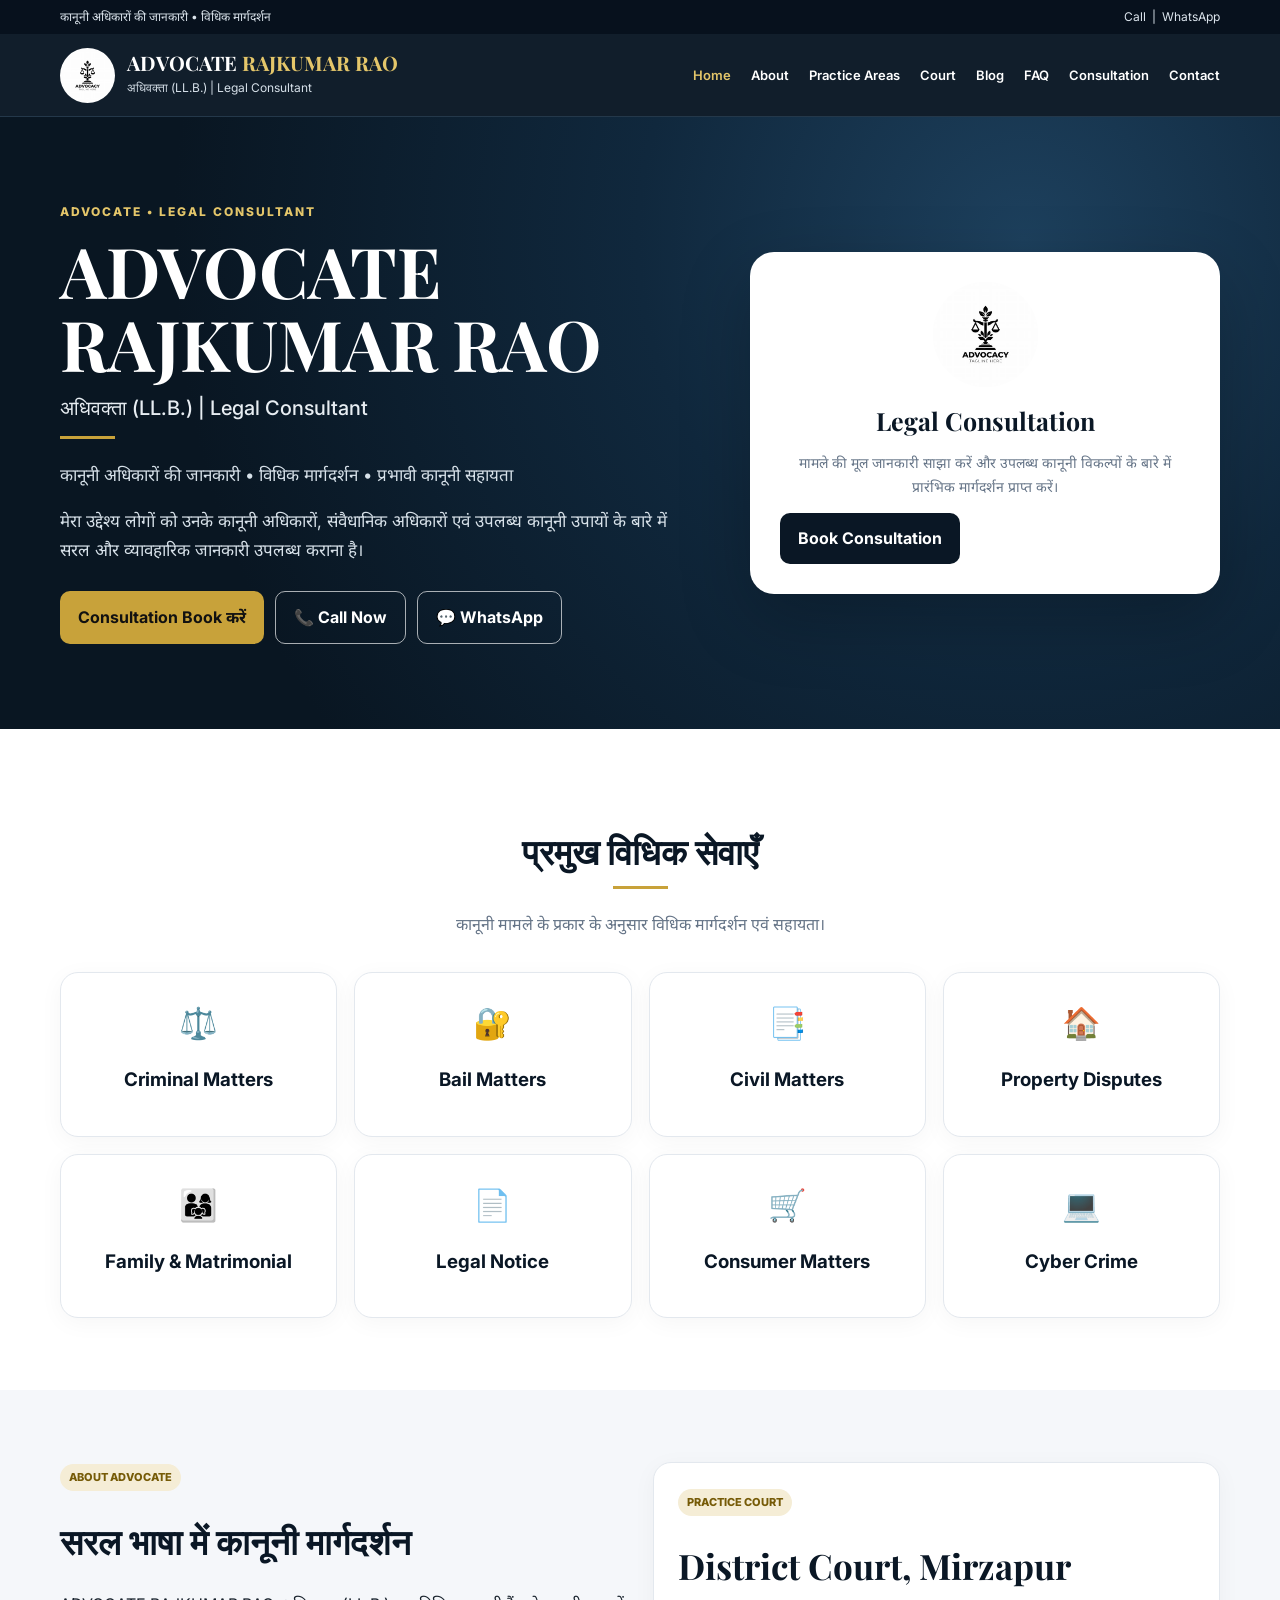
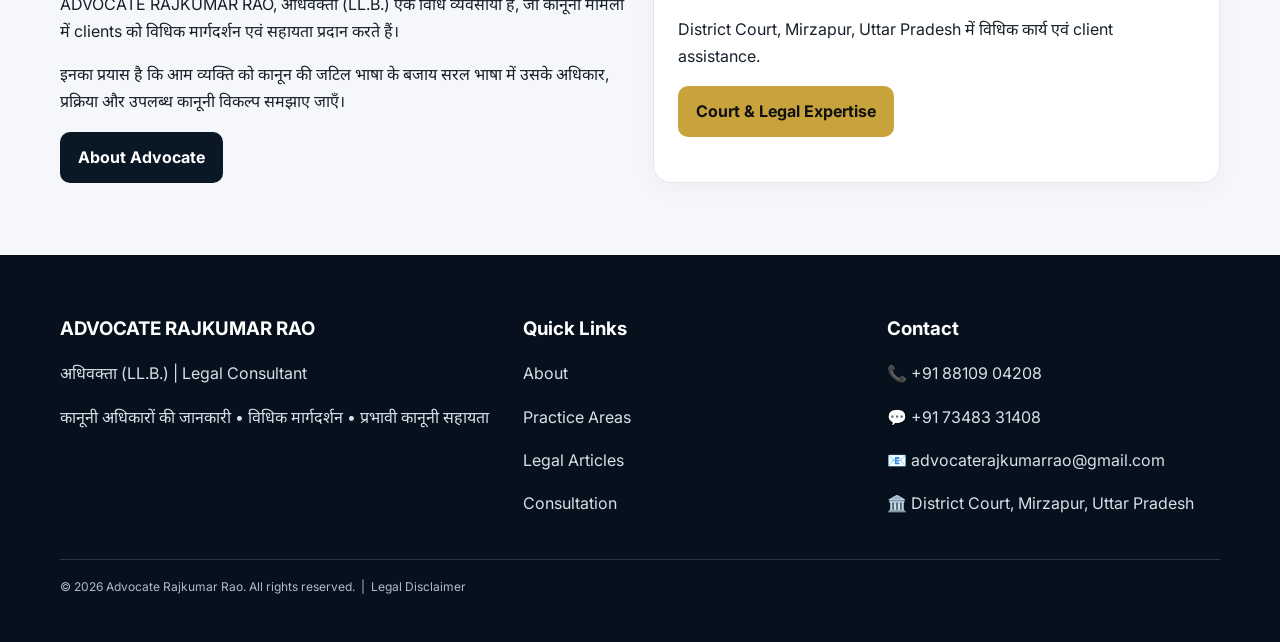
<file: index.html>
<!doctype html><html lang="hi"><head><meta charset="utf-8"><meta name="viewport" content="width=device-width,initial-scale=1"><meta name="description" content="Advocate Rajkumar Rao, LL.B., Legal Consultant, District Court Mirzapur"><title>Index | Advocate Rajkumar Rao</title><link rel="stylesheet" href="assets/style.css"></head><body><div class="topline"><div class="container"><span>कानूनी अधिकारों की जानकारी • विधिक मार्गदर्शन</span><span><a data-phone>Call</a> &nbsp;|&nbsp; <a data-whatsapp>WhatsApp</a></span></div></div>
<header class="header"><div class="container head-inner"><a class="brand" href="index.html"><img src="assets/logo.jpg" alt="Advocacy Logo"><div><div class="brand-title">ADVOCATE <span>RAJKUMAR RAO</span></div><div class="brand-sub">अधिवक्ता (LL.B.) | Legal Consultant</div></div></a><button class="menu">☰</button><nav class="nav"><a href="index.html">Home</a><a href="about.html">About</a><a href="practice-areas.html">Practice Areas</a><a href="court.html">Court</a><a href="blog.html">Blog</a><a href="faq.html">FAQ</a><a href="consultation.html">Consultation</a><a href="contact.html">Contact</a></nav></div></header><section class="hero"><div class="container hero-grid"><div><div class="eyebrow">ADVOCATE • LEGAL CONSULTANT</div><h1>ADVOCATE RAJKUMAR RAO<small>अधिवक्ता (LL.B.) | Legal Consultant</small></h1><div class="goldline"></div><p>कानूनी अधिकारों की जानकारी • विधिक मार्गदर्शन • प्रभावी कानूनी सहायता</p><p>मेरा उद्देश्य लोगों को उनके कानूनी अधिकारों, संवैधानिक अधिकारों एवं उपलब्ध कानूनी उपायों के बारे में सरल और व्यावहारिक जानकारी उपलब्ध कराना है।</p><div class="actions"><a class="btn btn-gold" href="consultation.html">Consultation Book करें</a><a class="btn btn-outline" data-phone>📞 Call Now</a><a class="btn btn-outline" data-whatsapp>💬 WhatsApp</a></div></div><div class="hero-panel"><img class="seal" src="assets/logo.jpg" alt="Advocacy logo"><h3>Legal Consultation</h3><p>मामले की मूल जानकारी साझा करें और उपलब्ध कानूनी विकल्पों के बारे में प्रारंभिक मार्गदर्शन प्राप्त करें।</p><a class="btn btn-dark" href="consultation.html">Book Consultation</a></div></div></section>
<section class="section"><div class="container"><div class="section-head"><h2>प्रमुख विधिक सेवाएँ</h2><div class="goldline centerline"></div><p>कानूनी मामले के प्रकार के अनुसार विधिक मार्गदर्शन एवं सहायता।</p></div><div class="grid4">
<div class="card service"><div class="ico">⚖️</div><h3>Criminal Matters</h3></div><div class="card service"><div class="ico">🔐</div><h3>Bail Matters</h3></div><div class="card service"><div class="ico">📑</div><h3>Civil Matters</h3></div><div class="card service"><div class="ico">🏠</div><h3>Property Disputes</h3></div><div class="card service"><div class="ico">👨‍👩‍👧</div><h3>Family & Matrimonial</h3></div><div class="card service"><div class="ico">📄</div><h3>Legal Notice</h3></div><div class="card service"><div class="ico">🛒</div><h3>Consumer Matters</h3></div><div class="card service"><div class="ico">💻</div><h3>Cyber Crime</h3></div></div></div></section>
<section class="section soft"><div class="container grid2"><div><span class="tag">ABOUT ADVOCATE</span><h2>सरल भाषा में कानूनी मार्गदर्शन</h2><p>ADVOCATE RAJKUMAR RAO, अधिवक्ता (LL.B.) एक विधि व्यवसायी हैं, जो कानूनी मामलों में clients को विधिक मार्गदर्शन एवं सहायता प्रदान करते हैं।</p><p>इनका प्रयास है कि आम व्यक्ति को कानून की जटिल भाषा के बजाय सरल भाषा में उसके अधिकार, प्रक्रिया और उपलब्ध कानूनी विकल्प समझाए जाएँ।</p><a class="btn btn-dark" href="about.html">About Advocate</a></div><div class="card"><span class="tag">PRACTICE COURT</span><h2>District Court, Mirzapur</h2><p>District Court, Mirzapur, Uttar Pradesh में विधिक कार्य एवं client assistance.</p><a class="btn btn-gold" href="court.html">Court & Legal Expertise</a></div></div></section><footer class="footer"><div class="container footer-grid"><div><h3>ADVOCATE RAJKUMAR RAO</h3><p>अधिवक्ता (LL.B.) | Legal Consultant</p><p>कानूनी अधिकारों की जानकारी • विधिक मार्गदर्शन • प्रभावी कानूनी सहायता</p></div><div><h3>Quick Links</h3><p><a href="about.html">About</a></p><p><a href="practice-areas.html">Practice Areas</a></p><p><a href="blog.html">Legal Articles</a></p><p><a href="consultation.html">Consultation</a></p></div><div><h3>Contact</h3><p>📞 <a data-phone>+91 88109 04208</a></p><p>💬 <a data-whatsapp>+91 73483 31408</a></p><p>📧 <a data-email>advocaterajkumarrao@gmail.com</a></p><p>🏛️ District Court, Mirzapur, Uttar Pradesh</p></div></div><div class="container copy">© 2026 Advocate Rajkumar Rao. All rights reserved. &nbsp;|&nbsp; <a href="disclaimer.html">Legal Disclaimer</a></div></footer><script src="assets/config.js"></script><script src="assets/app.js"></script></body></html>
</file>
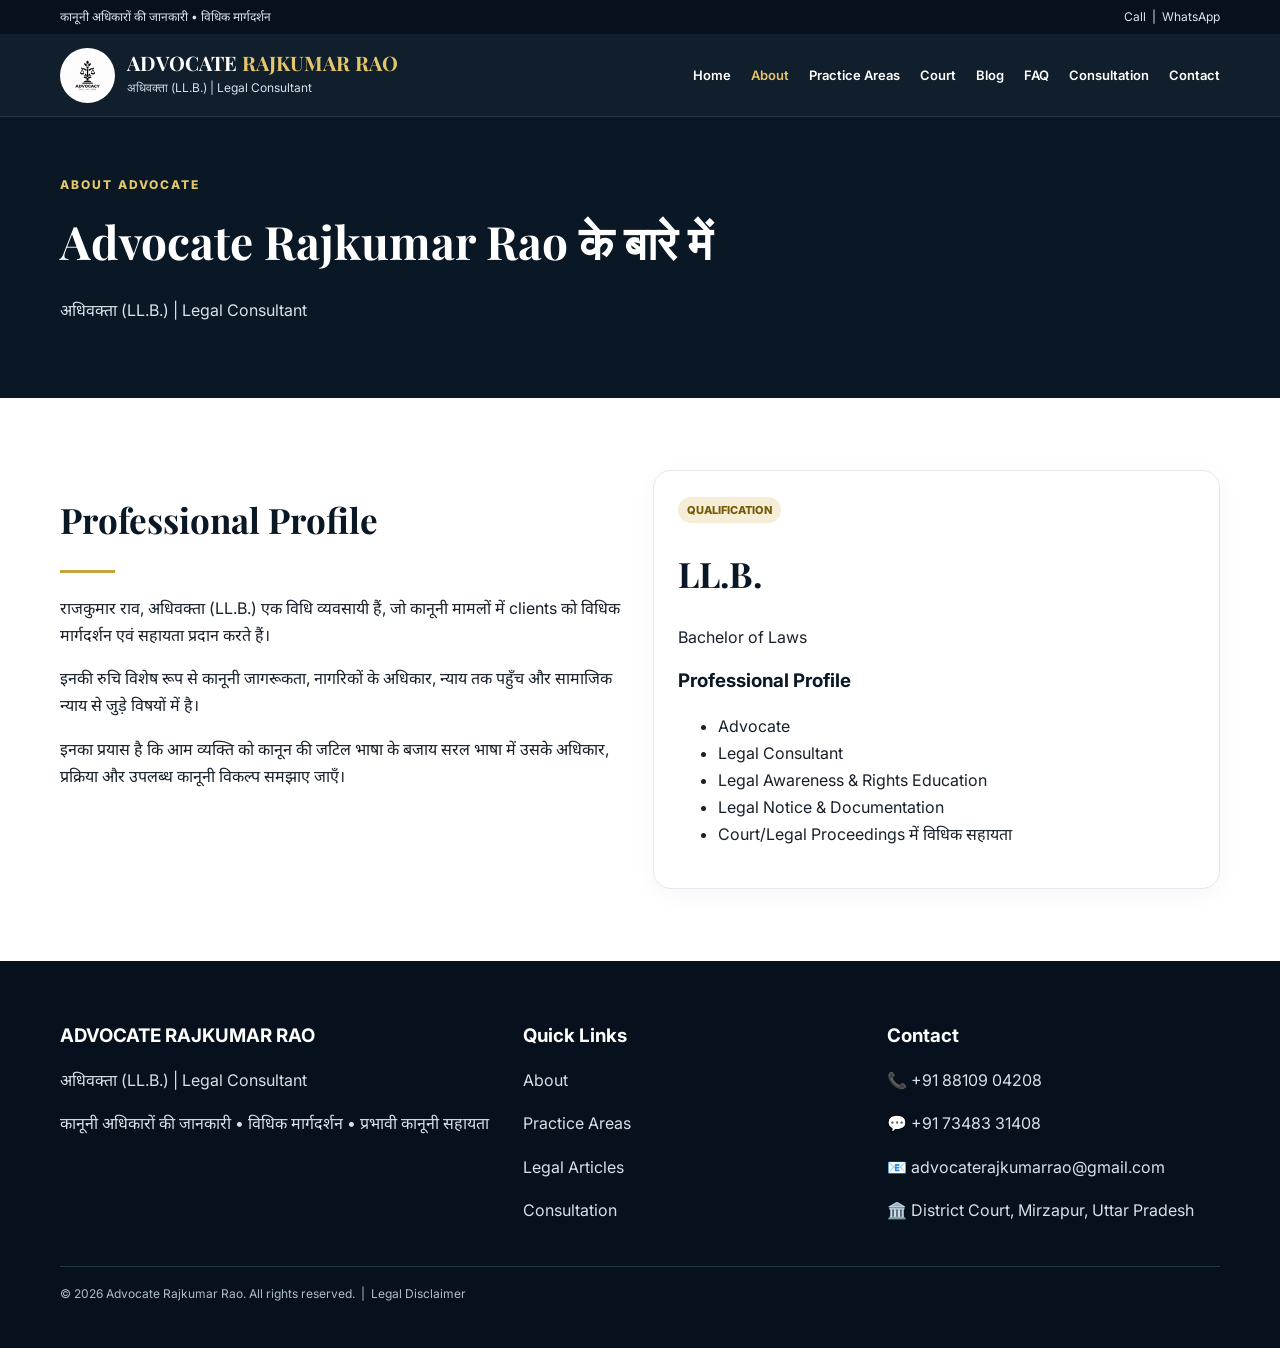
<file: about.html>
<!doctype html><html lang="hi"><head><meta charset="utf-8"><meta name="viewport" content="width=device-width,initial-scale=1"><meta name="description" content="Advocate Rajkumar Rao, LL.B., Legal Consultant, District Court Mirzapur"><title>About | Advocate Rajkumar Rao</title><link rel="stylesheet" href="assets/style.css"></head><body><div class="topline"><div class="container"><span>कानूनी अधिकारों की जानकारी • विधिक मार्गदर्शन</span><span><a data-phone>Call</a> &nbsp;|&nbsp; <a data-whatsapp>WhatsApp</a></span></div></div>
<header class="header"><div class="container head-inner"><a class="brand" href="index.html"><img src="assets/logo.jpg" alt="Advocacy Logo"><div><div class="brand-title">ADVOCATE <span>RAJKUMAR RAO</span></div><div class="brand-sub">अधिवक्ता (LL.B.) | Legal Consultant</div></div></a><button class="menu">☰</button><nav class="nav"><a href="index.html">Home</a><a href="about.html">About</a><a href="practice-areas.html">Practice Areas</a><a href="court.html">Court</a><a href="blog.html">Blog</a><a href="faq.html">FAQ</a><a href="consultation.html">Consultation</a><a href="contact.html">Contact</a></nav></div></header><section class="pagehero"><div class="container"><div class="eyebrow">ABOUT ADVOCATE</div><h1>Advocate Rajkumar Rao के बारे में</h1><p>अधिवक्ता (LL.B.) | Legal Consultant</p></div></section><section class="section"><div class="container grid2"><div><h2>Professional Profile</h2><div class="goldline"></div><p>राजकुमार राव, अधिवक्ता (LL.B.) एक विधि व्यवसायी हैं, जो कानूनी मामलों में clients को विधिक मार्गदर्शन एवं सहायता प्रदान करते हैं।</p><p>इनकी रुचि विशेष रूप से कानूनी जागरूकता, नागरिकों के अधिकार, न्याय तक पहुँच और सामाजिक न्याय से जुड़े विषयों में है।</p><p>इनका प्रयास है कि आम व्यक्ति को कानून की जटिल भाषा के बजाय सरल भाषा में उसके अधिकार, प्रक्रिया और उपलब्ध कानूनी विकल्प समझाए जाएँ।</p></div><div class="card"><span class="tag">QUALIFICATION</span><h2>LL.B.</h2><p>Bachelor of Laws</p><h3>Professional Profile</h3><ul><li>Advocate</li><li>Legal Consultant</li><li>Legal Awareness & Rights Education</li><li>Legal Notice & Documentation</li><li>Court/Legal Proceedings में विधिक सहायता</li></ul></div></div></section><footer class="footer"><div class="container footer-grid"><div><h3>ADVOCATE RAJKUMAR RAO</h3><p>अधिवक्ता (LL.B.) | Legal Consultant</p><p>कानूनी अधिकारों की जानकारी • विधिक मार्गदर्शन • प्रभावी कानूनी सहायता</p></div><div><h3>Quick Links</h3><p><a href="about.html">About</a></p><p><a href="practice-areas.html">Practice Areas</a></p><p><a href="blog.html">Legal Articles</a></p><p><a href="consultation.html">Consultation</a></p></div><div><h3>Contact</h3><p>📞 <a data-phone>+91 88109 04208</a></p><p>💬 <a data-whatsapp>+91 73483 31408</a></p><p>📧 <a data-email>advocaterajkumarrao@gmail.com</a></p><p>🏛️ District Court, Mirzapur, Uttar Pradesh</p></div></div><div class="container copy">© 2026 Advocate Rajkumar Rao. All rights reserved. &nbsp;|&nbsp; <a href="disclaimer.html">Legal Disclaimer</a></div></footer><script src="assets/config.js"></script><script src="assets/app.js"></script></body></html>
</file>
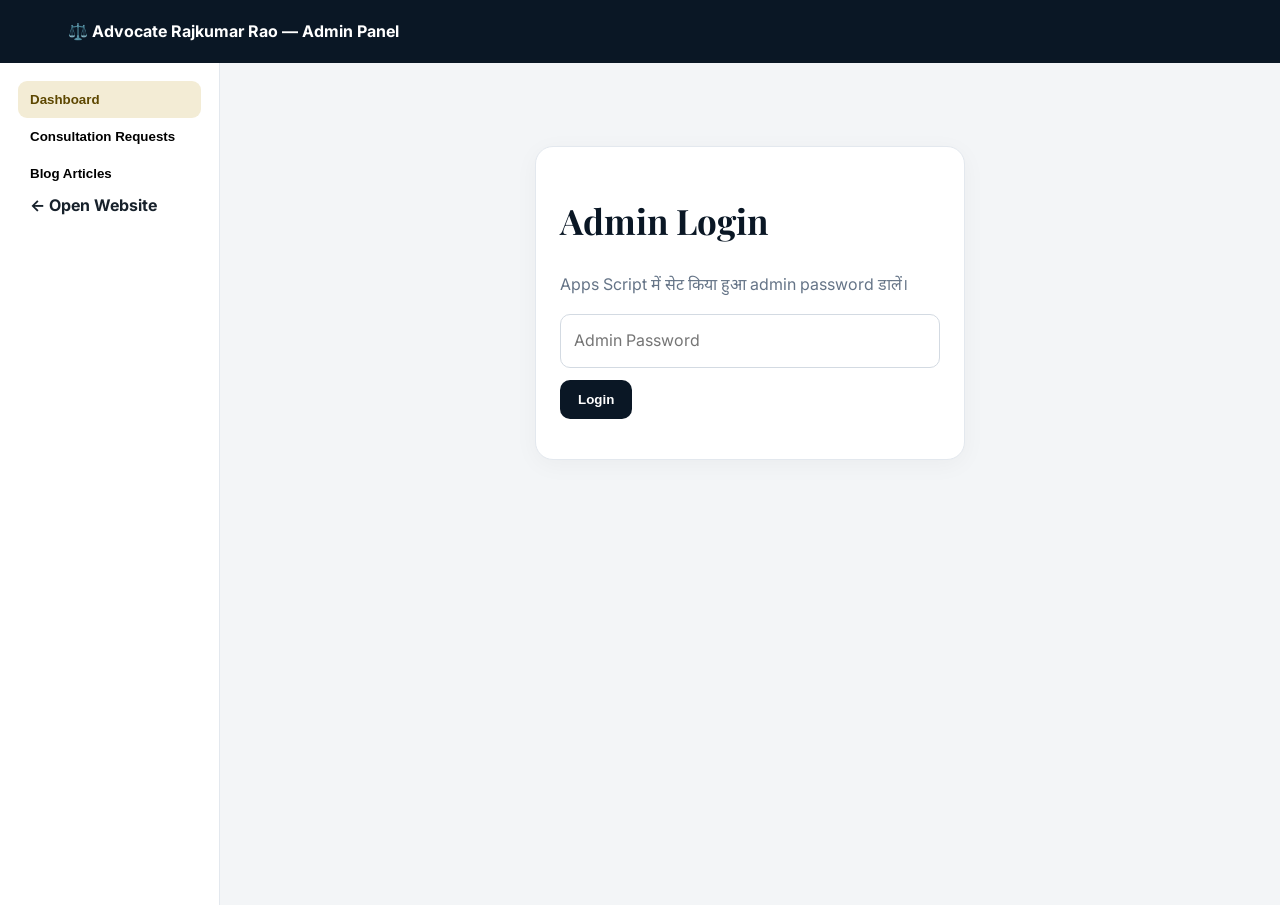
<file: admin.html>
<!doctype html><html lang="hi"><head><meta charset="utf-8"><meta name="viewport" content="width=device-width,initial-scale=1"><title>Admin Panel | Advocate Rajkumar Rao</title><link rel="stylesheet" href="assets/style.css"></head><body class="admin"><header class="adminbar"><div class="container">⚖️ <b>Advocate Rajkumar Rao — Admin Panel</b></div></header><div class="admin-layout"><aside class="sidebar"><button class="side active" data-tab="dashboard">Dashboard</button><button class="side" data-tab="consultations">Consultation Requests</button><button class="side" data-tab="blogs">Blog Articles</button><a class="side" href="index.html">← Open Website</a></aside><main class="admin-main"><div id="login"><div class="card" style="max-width:430px;margin:55px auto"><h2>Admin Login</h2><p class="muted">Apps Script में सेट किया हुआ admin password डालें।</p><input id="password" type="password" placeholder="Admin Password"><button id="loginBtn" class="btn btn-dark" style="margin-top:12px">Login</button><p id="loginMsg"></p></div></div><div id="panel" class="hidden"><section id="dashboard" class="tab"><h2>Dashboard</h2><div id="stats" class="stats"></div></section><section id="consultations" class="tab hidden"><h2>Consultation Requests</h2><div class="card table-wrap"><table class="table"><thead><tr><th>Date</th><th>Name</th><th>Mobile</th><th>Case</th><th>Description</th><th>Status</th><th>Action</th></tr></thead><tbody id="consultBody"></tbody></table></div></section><section id="blogs" class="tab hidden"><div class="grid2"><div class="card"><h2>Article Editor</h2><form id="blogForm"><input type="hidden" name="id"><label>Title *</label><input name="title" required><label>Category</label><input name="category" value="Legal Awareness"><label>Excerpt</label><textarea name="excerpt" style="min-height:90px"></textarea><label>Content *</label><textarea name="content" required></textarea><button class="btn btn-gold">Save Article</button><button type="button" class="btn btn-dark" id="clearBlog">Clear</button></form></div><div><h2>Published Articles</h2><div id="adminBlogs"></div></div></div></section></div></main></div><script src="assets/config.js"></script><script src="assets/app.js"></script><script>
let TOKEN="";
const login=document.getElementById("login"),panel=document.getElementById("panel");
async function adminApi(action,data={}){return api(action,{token:TOKEN,...data})}
document.getElementById("loginBtn").onclick=async()=>{try{const r=await api("adminLogin",{password:document.getElementById("password").value});TOKEN=r.token;login.classList.add("hidden");panel.classList.remove("hidden");loadAll()}catch(e){document.getElementById("loginMsg").textContent=e.message}};
document.querySelectorAll(".side[data-tab]").forEach(b=>b.onclick=()=>{document.querySelectorAll(".side").forEach(x=>x.classList.remove("active"));b.classList.add("active");document.querySelectorAll(".tab").forEach(x=>x.classList.add("hidden"));document.getElementById(b.dataset.tab).classList.remove("hidden")});
async function loadAll(){await loadStats();await loadConsultations();await loadBlogs()}
async function loadStats(){const r=await adminApi("getDashboard");document.getElementById("stats").innerHTML=`<div class="stat"><span>Total Requests</span><b>${r.stats.total}</b></div><div class="stat"><span>Pending</span><b>${r.stats.pending}</b></div><div class="stat"><span>Confirmed</span><b>${r.stats.confirmed}</b></div><div class="stat"><span>Articles</span><b>${r.stats.blogs}</b></div>`}
async function loadConsultations(){const r=await adminApi("getConsultations");document.getElementById("consultBody").innerHTML=(r.consultations||[]).map(x=>`<tr><td>${escapeHTML(x.timestamp||"")}</td><td>${escapeHTML(x.name||"")}</td><td>${escapeHTML(x.mobile||"")}</td><td>${escapeHTML(x.caseType||"")}</td><td>${escapeHTML(x.description||"")}</td><td><select onchange="changeStatus('${x.id}',this.value)"><option ${x.status==="Pending"?"selected":""}>Pending</option><option ${x.status==="Contacted"?"selected":""}>Contacted</option><option ${x.status==="Confirmed"?"selected":""}>Confirmed</option><option ${x.status==="Closed"?"selected":""}>Closed</option></select></td><td><button class="smallbtn danger" onclick="deleteConsult('${x.id}')">Delete</button></td></tr>`).join("")}
async function changeStatus(id,status){await adminApi("updateConsultation",{id,status});loadStats()}
async function deleteConsult(id){if(confirm("Delete this consultation request?")){await adminApi("deleteConsultation",{id});loadAll()}}
async function loadBlogs(){const r=await adminApi("getBlogs");document.getElementById("adminBlogs").innerHTML=(r.blogs||[]).map(b=>`<div class="card" style="margin-bottom:12px"><span class="tag">${escapeHTML(b.category||"")}</span><h3>${escapeHTML(b.title)}</h3><p class="muted">${escapeHTML(b.excerpt||"")}</p><button class="smallbtn" onclick='editBlog(${JSON.stringify(b)})'>Edit</button> <button class="smallbtn danger" onclick="deleteBlog('${b.id}')">Delete</button></div>`).join("")}
function editBlog(b){for(const k of ["id","title","category","excerpt","content"])document.querySelector(`#blogForm [name="${k}"]`).value=b[k]||"";document.querySelector('[data-tab="blogs"]').click()}
document.getElementById("clearBlog").onclick=()=>document.getElementById("blogForm").reset();
document.getElementById("blogForm").onsubmit=async e=>{e.preventDefault();await adminApi("saveBlog",{data:Object.fromEntries(new FormData(e.target).entries())});e.target.reset();loadBlogs();loadStats()}
async function deleteBlog(id){if(confirm("Delete this article?")){await adminApi("deleteBlog",{id});loadBlogs();loadStats()}}
</script></body></html>
</file>
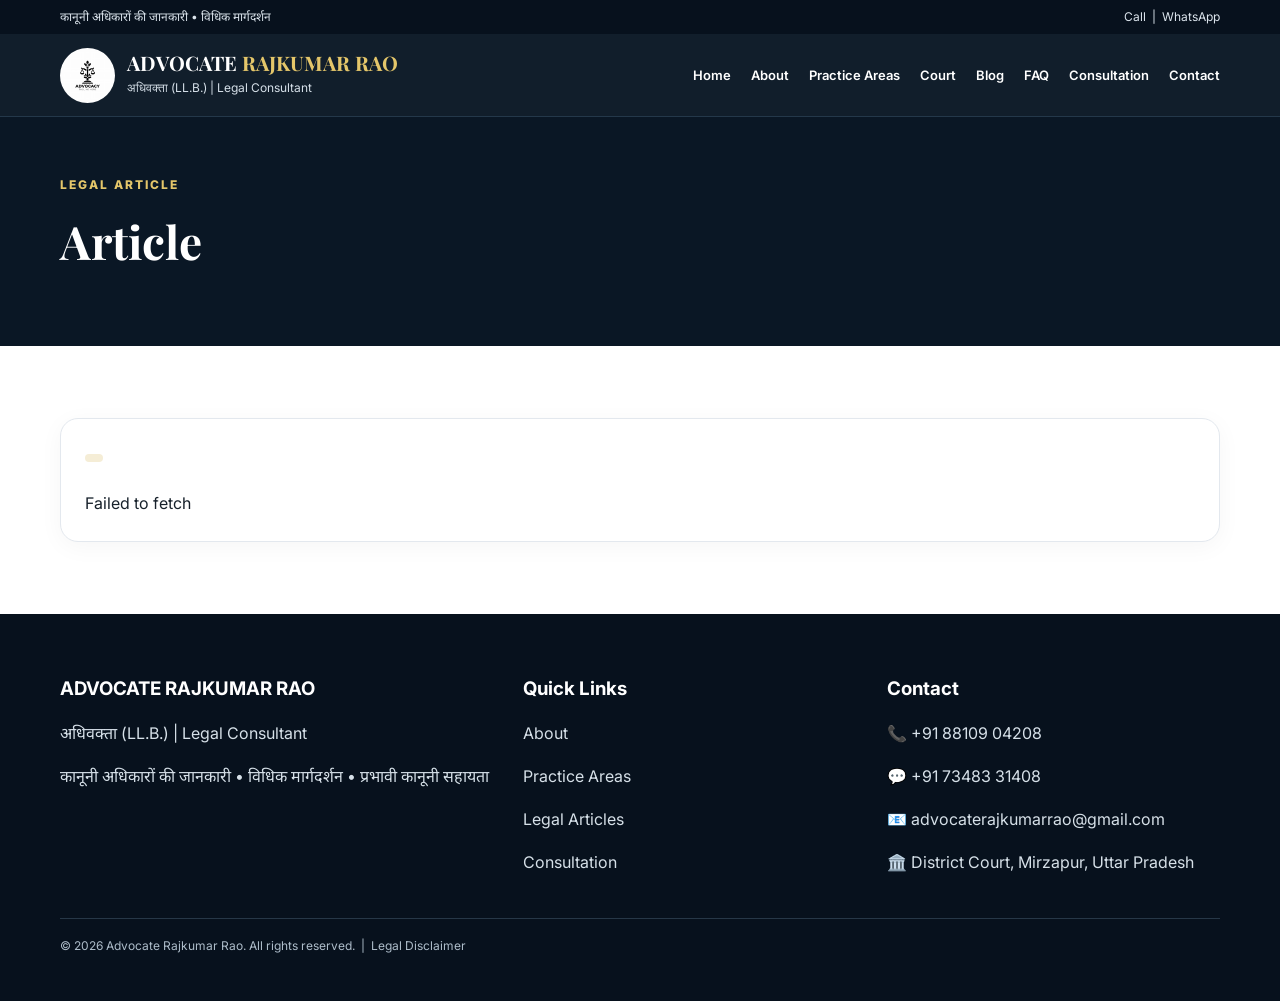
<file: article.html>
<!doctype html><html lang="hi"><head><meta charset="utf-8"><meta name="viewport" content="width=device-width,initial-scale=1"><meta name="description" content="Advocate Rajkumar Rao, LL.B., Legal Consultant, District Court Mirzapur"><title>Article | Advocate Rajkumar Rao</title><link rel="stylesheet" href="assets/style.css"></head><body><div class="topline"><div class="container"><span>कानूनी अधिकारों की जानकारी • विधिक मार्गदर्शन</span><span><a data-phone>Call</a> &nbsp;|&nbsp; <a data-whatsapp>WhatsApp</a></span></div></div>
<header class="header"><div class="container head-inner"><a class="brand" href="index.html"><img src="assets/logo.jpg" alt="Advocacy Logo"><div><div class="brand-title">ADVOCATE <span>RAJKUMAR RAO</span></div><div class="brand-sub">अधिवक्ता (LL.B.) | Legal Consultant</div></div></a><button class="menu">☰</button><nav class="nav"><a href="index.html">Home</a><a href="about.html">About</a><a href="practice-areas.html">Practice Areas</a><a href="court.html">Court</a><a href="blog.html">Blog</a><a href="faq.html">FAQ</a><a href="consultation.html">Consultation</a><a href="contact.html">Contact</a></nav></div></header><section class="pagehero"><div class="container"><div class="eyebrow">LEGAL ARTICLE</div><h1 id="title">Article</h1></div></section><section class="section"><div class="container"><article class="card"><span class="tag" id="category"></span><div id="content" style="margin-top:20px">Loading...</div></article></div></section><script>
document.addEventListener("DOMContentLoaded",async()=>{try{const id=new URLSearchParams(location.search).get("id");const r=await api("getBlog",{id});document.getElementById("title").textContent=r.blog.title;document.getElementById("category").textContent=r.blog.category||"Legal Awareness";document.getElementById("content").innerHTML=escapeHTML(r.blog.content||"").replace(/\n/g,"<br>")}catch(e){document.getElementById("content").textContent=e.message}});</script><footer class="footer"><div class="container footer-grid"><div><h3>ADVOCATE RAJKUMAR RAO</h3><p>अधिवक्ता (LL.B.) | Legal Consultant</p><p>कानूनी अधिकारों की जानकारी • विधिक मार्गदर्शन • प्रभावी कानूनी सहायता</p></div><div><h3>Quick Links</h3><p><a href="about.html">About</a></p><p><a href="practice-areas.html">Practice Areas</a></p><p><a href="blog.html">Legal Articles</a></p><p><a href="consultation.html">Consultation</a></p></div><div><h3>Contact</h3><p>📞 <a data-phone>+91 88109 04208</a></p><p>💬 <a data-whatsapp>+91 73483 31408</a></p><p>📧 <a data-email>advocaterajkumarrao@gmail.com</a></p><p>🏛️ District Court, Mirzapur, Uttar Pradesh</p></div></div><div class="container copy">© 2026 Advocate Rajkumar Rao. All rights reserved. &nbsp;|&nbsp; <a href="disclaimer.html">Legal Disclaimer</a></div></footer><script src="assets/config.js"></script><script src="assets/app.js"></script></body></html>
</file>
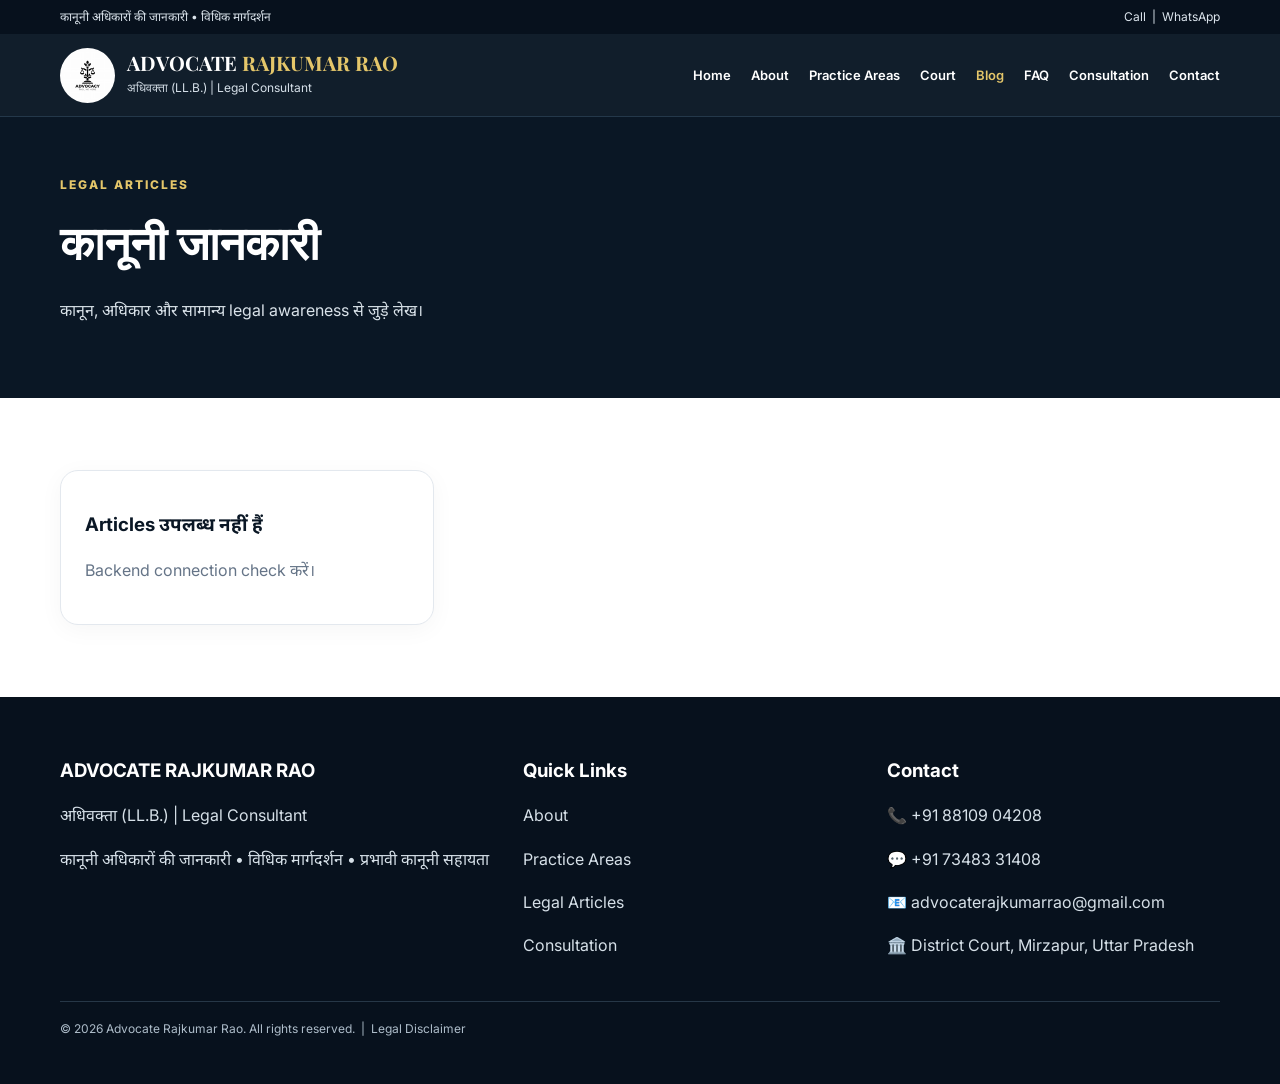
<file: blog.html>
<!doctype html><html lang="hi"><head><meta charset="utf-8"><meta name="viewport" content="width=device-width,initial-scale=1"><meta name="description" content="Advocate Rajkumar Rao, LL.B., Legal Consultant, District Court Mirzapur"><title>Blog | Advocate Rajkumar Rao</title><link rel="stylesheet" href="assets/style.css"></head><body><div class="topline"><div class="container"><span>कानूनी अधिकारों की जानकारी • विधिक मार्गदर्शन</span><span><a data-phone>Call</a> &nbsp;|&nbsp; <a data-whatsapp>WhatsApp</a></span></div></div>
<header class="header"><div class="container head-inner"><a class="brand" href="index.html"><img src="assets/logo.jpg" alt="Advocacy Logo"><div><div class="brand-title">ADVOCATE <span>RAJKUMAR RAO</span></div><div class="brand-sub">अधिवक्ता (LL.B.) | Legal Consultant</div></div></a><button class="menu">☰</button><nav class="nav"><a href="index.html">Home</a><a href="about.html">About</a><a href="practice-areas.html">Practice Areas</a><a href="court.html">Court</a><a href="blog.html">Blog</a><a href="faq.html">FAQ</a><a href="consultation.html">Consultation</a><a href="contact.html">Contact</a></nav></div></header><section class="pagehero"><div class="container"><div class="eyebrow">LEGAL ARTICLES</div><h1>कानूनी जानकारी</h1><p>कानून, अधिकार और सामान्य legal awareness से जुड़े लेख।</p></div></section><section class="section"><div class="container"><div id="blogList" class="grid3"><div class="card"><h3>Articles</h3><p class="muted">Articles load हो रहे हैं...</p></div></div></div></section><script>
document.addEventListener("DOMContentLoaded",async()=>{const box=document.getElementById("blogList");try{const r=await api("getBlogs");box.innerHTML=(r.blogs||[]).map(b=>`<article class="card blog-card"><span class="tag">${escapeHTML(b.category||"Legal Awareness")}</span><h3>${escapeHTML(b.title)}</h3><p>${escapeHTML(b.excerpt||"")}</p><a class="btn btn-dark" href="article.html?id=${encodeURIComponent(b.id)}">Read Article</a></article>`).join("")||'<div class="card"><h3>अभी कोई article प्रकाशित नहीं है।</h3></div>'}catch(e){box.innerHTML='<div class="card"><h3>Articles उपलब्ध नहीं हैं</h3><p class="muted">Backend connection check करें।</p></div>'}});</script><footer class="footer"><div class="container footer-grid"><div><h3>ADVOCATE RAJKUMAR RAO</h3><p>अधिवक्ता (LL.B.) | Legal Consultant</p><p>कानूनी अधिकारों की जानकारी • विधिक मार्गदर्शन • प्रभावी कानूनी सहायता</p></div><div><h3>Quick Links</h3><p><a href="about.html">About</a></p><p><a href="practice-areas.html">Practice Areas</a></p><p><a href="blog.html">Legal Articles</a></p><p><a href="consultation.html">Consultation</a></p></div><div><h3>Contact</h3><p>📞 <a data-phone>+91 88109 04208</a></p><p>💬 <a data-whatsapp>+91 73483 31408</a></p><p>📧 <a data-email>advocaterajkumarrao@gmail.com</a></p><p>🏛️ District Court, Mirzapur, Uttar Pradesh</p></div></div><div class="container copy">© 2026 Advocate Rajkumar Rao. All rights reserved. &nbsp;|&nbsp; <a href="disclaimer.html">Legal Disclaimer</a></div></footer><script src="assets/config.js"></script><script src="assets/app.js"></script></body></html>
</file>
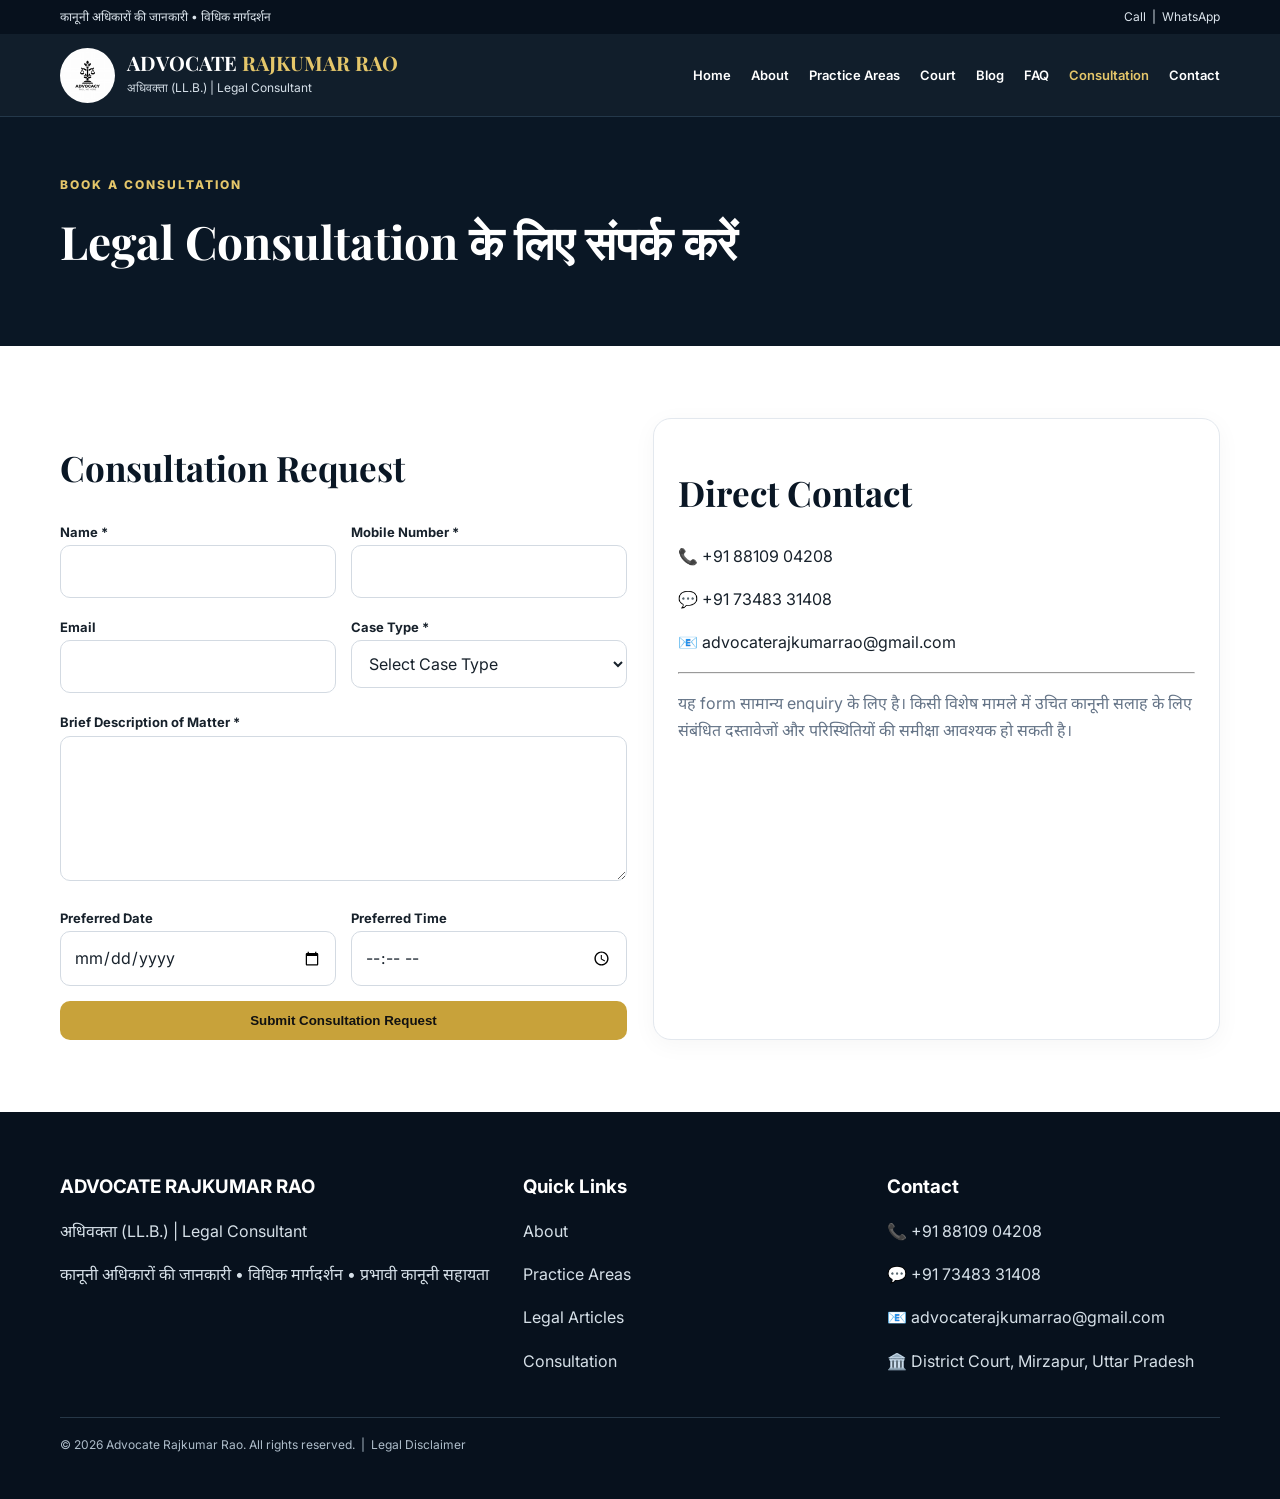
<file: consultation.html>
<!doctype html><html lang="hi"><head><meta charset="utf-8"><meta name="viewport" content="width=device-width,initial-scale=1"><meta name="description" content="Advocate Rajkumar Rao, LL.B., Legal Consultant, District Court Mirzapur"><title>Consultation | Advocate Rajkumar Rao</title><link rel="stylesheet" href="assets/style.css"></head><body><div class="topline"><div class="container"><span>कानूनी अधिकारों की जानकारी • विधिक मार्गदर्शन</span><span><a data-phone>Call</a> &nbsp;|&nbsp; <a data-whatsapp>WhatsApp</a></span></div></div>
<header class="header"><div class="container head-inner"><a class="brand" href="index.html"><img src="assets/logo.jpg" alt="Advocacy Logo"><div><div class="brand-title">ADVOCATE <span>RAJKUMAR RAO</span></div><div class="brand-sub">अधिवक्ता (LL.B.) | Legal Consultant</div></div></a><button class="menu">☰</button><nav class="nav"><a href="index.html">Home</a><a href="about.html">About</a><a href="practice-areas.html">Practice Areas</a><a href="court.html">Court</a><a href="blog.html">Blog</a><a href="faq.html">FAQ</a><a href="consultation.html">Consultation</a><a href="contact.html">Contact</a></nav></div></header><section class="pagehero"><div class="container"><div class="eyebrow">BOOK A CONSULTATION</div><h1>Legal Consultation के लिए संपर्क करें</h1></div></section><section class="section"><div class="container grid2"><div><h2>Consultation Request</h2><div id="msg" class="notice hidden"></div><form id="consultForm"><div class="form-grid"><div><label>Name *</label><input name="name" required></div><div><label>Mobile Number *</label><input name="mobile" required></div></div><div class="form-grid"><div><label>Email</label><input name="email" type="email"></div><div><label>Case Type *</label><select name="caseType" required><option value="">Select Case Type</option><option>Criminal Matters</option><option>Bail Matters</option><option>Civil Matters</option><option>Property Disputes</option><option>Family & Matrimonial Matters</option><option>Divorce & Maintenance</option><option>Cheque Bounce</option><option>Consumer Matters</option><option>Labour & Employment</option><option>Cyber Crime</option><option>Motor Accident Claims</option><option>Legal Notice & Documentation</option><option>Other</option></select></div></div><div><label>Brief Description of Matter *</label><textarea name="description" required></textarea></div><div class="form-grid"><div><label>Preferred Date</label><input name="preferredDate" type="date"></div><div><label>Preferred Time</label><input name="preferredTime" type="time"></div></div><button class="btn btn-gold" type="submit">Submit Consultation Request</button></form></div><div class="card"><h2>Direct Contact</h2><p>📞 <a data-phone>+91 88109 04208</a></p><p>💬 <a data-whatsapp>+91 73483 31408</a></p><p>📧 <a data-email>advocaterajkumarrao@gmail.com</a></p><hr><p class="muted">यह form सामान्य enquiry के लिए है। किसी विशेष मामले में उचित कानूनी सलाह के लिए संबंधित दस्तावेजों और परिस्थितियों की समीक्षा आवश्यक हो सकती है।</p></div></div></section><script>
document.getElementById("consultForm").addEventListener("submit",async e=>{e.preventDefault();const f=e.target,box=document.getElementById("msg");try{await api("createConsultation",{data:Object.fromEntries(new FormData(f).entries())});box.textContent="आपकी consultation request सफलतापूर्वक भेज दी गई है।";box.className="notice success";f.reset()}catch(err){box.textContent=err.message;box.className="notice error"}});</script><footer class="footer"><div class="container footer-grid"><div><h3>ADVOCATE RAJKUMAR RAO</h3><p>अधिवक्ता (LL.B.) | Legal Consultant</p><p>कानूनी अधिकारों की जानकारी • विधिक मार्गदर्शन • प्रभावी कानूनी सहायता</p></div><div><h3>Quick Links</h3><p><a href="about.html">About</a></p><p><a href="practice-areas.html">Practice Areas</a></p><p><a href="blog.html">Legal Articles</a></p><p><a href="consultation.html">Consultation</a></p></div><div><h3>Contact</h3><p>📞 <a data-phone>+91 88109 04208</a></p><p>💬 <a data-whatsapp>+91 73483 31408</a></p><p>📧 <a data-email>advocaterajkumarrao@gmail.com</a></p><p>🏛️ District Court, Mirzapur, Uttar Pradesh</p></div></div><div class="container copy">© 2026 Advocate Rajkumar Rao. All rights reserved. &nbsp;|&nbsp; <a href="disclaimer.html">Legal Disclaimer</a></div></footer><script src="assets/config.js"></script><script src="assets/app.js"></script></body></html>
</file>
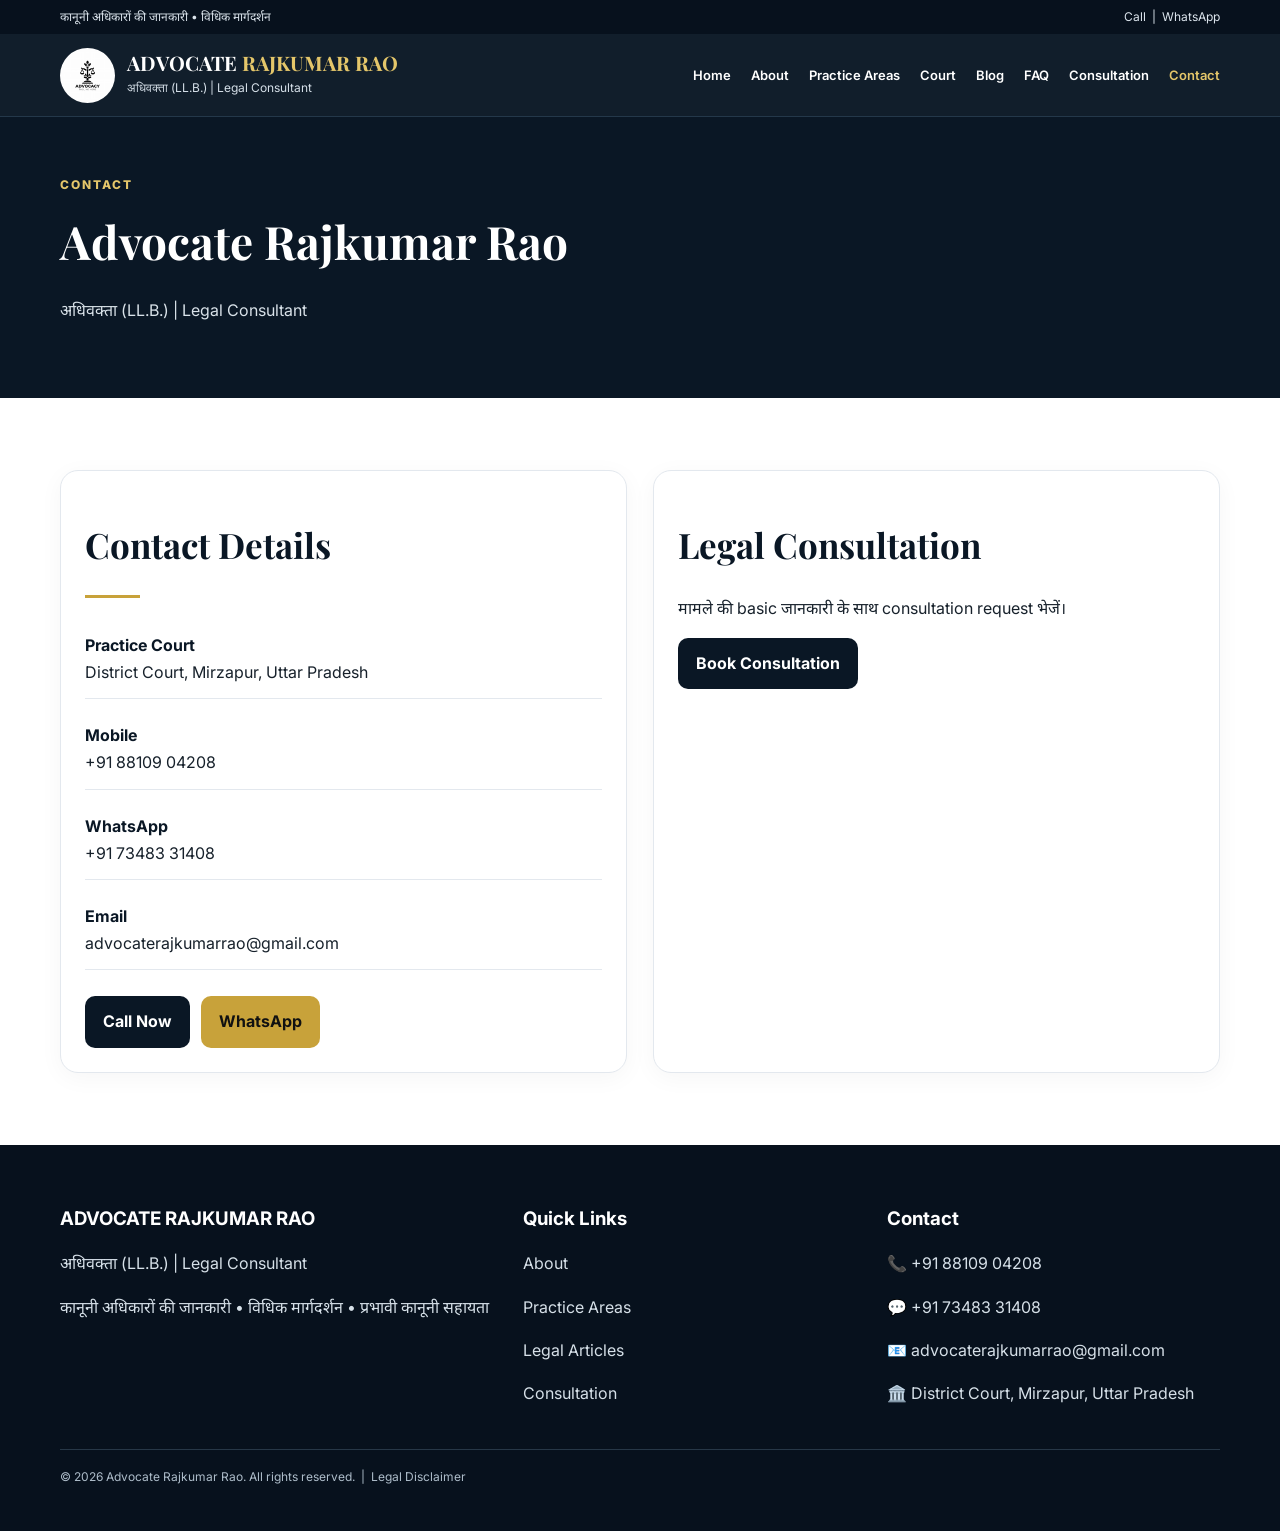
<file: contact.html>
<!doctype html><html lang="hi"><head><meta charset="utf-8"><meta name="viewport" content="width=device-width,initial-scale=1"><meta name="description" content="Advocate Rajkumar Rao, LL.B., Legal Consultant, District Court Mirzapur"><title>Contact | Advocate Rajkumar Rao</title><link rel="stylesheet" href="assets/style.css"></head><body><div class="topline"><div class="container"><span>कानूनी अधिकारों की जानकारी • विधिक मार्गदर्शन</span><span><a data-phone>Call</a> &nbsp;|&nbsp; <a data-whatsapp>WhatsApp</a></span></div></div>
<header class="header"><div class="container head-inner"><a class="brand" href="index.html"><img src="assets/logo.jpg" alt="Advocacy Logo"><div><div class="brand-title">ADVOCATE <span>RAJKUMAR RAO</span></div><div class="brand-sub">अधिवक्ता (LL.B.) | Legal Consultant</div></div></a><button class="menu">☰</button><nav class="nav"><a href="index.html">Home</a><a href="about.html">About</a><a href="practice-areas.html">Practice Areas</a><a href="court.html">Court</a><a href="blog.html">Blog</a><a href="faq.html">FAQ</a><a href="consultation.html">Consultation</a><a href="contact.html">Contact</a></nav></div></header><section class="pagehero"><div class="container"><div class="eyebrow">CONTACT</div><h1>Advocate Rajkumar Rao</h1><p>अधिवक्ता (LL.B.) | Legal Consultant</p></div></section><section class="section"><div class="container grid2"><div class="card"><h2>Contact Details</h2><div class="goldline"></div><div class="info-list"><div><strong>Practice Court</strong>District Court, Mirzapur, Uttar Pradesh</div><div><strong>Mobile</strong><a data-phone>+91 88109 04208</a></div><div><strong>WhatsApp</strong><a data-whatsapp>+91 73483 31408</a></div><div><strong>Email</strong><a data-email>advocaterajkumarrao@gmail.com</a></div></div><div class="actions"><a class="btn btn-dark" data-phone>Call Now</a><a class="btn btn-gold" data-whatsapp>WhatsApp</a></div></div><div class="card"><h2>Legal Consultation</h2><p>मामले की basic जानकारी के साथ consultation request भेजें।</p><a class="btn btn-dark" href="consultation.html">Book Consultation</a></div></div></section><footer class="footer"><div class="container footer-grid"><div><h3>ADVOCATE RAJKUMAR RAO</h3><p>अधिवक्ता (LL.B.) | Legal Consultant</p><p>कानूनी अधिकारों की जानकारी • विधिक मार्गदर्शन • प्रभावी कानूनी सहायता</p></div><div><h3>Quick Links</h3><p><a href="about.html">About</a></p><p><a href="practice-areas.html">Practice Areas</a></p><p><a href="blog.html">Legal Articles</a></p><p><a href="consultation.html">Consultation</a></p></div><div><h3>Contact</h3><p>📞 <a data-phone>+91 88109 04208</a></p><p>💬 <a data-whatsapp>+91 73483 31408</a></p><p>📧 <a data-email>advocaterajkumarrao@gmail.com</a></p><p>🏛️ District Court, Mirzapur, Uttar Pradesh</p></div></div><div class="container copy">© 2026 Advocate Rajkumar Rao. All rights reserved. &nbsp;|&nbsp; <a href="disclaimer.html">Legal Disclaimer</a></div></footer><script src="assets/config.js"></script><script src="assets/app.js"></script></body></html>
</file>
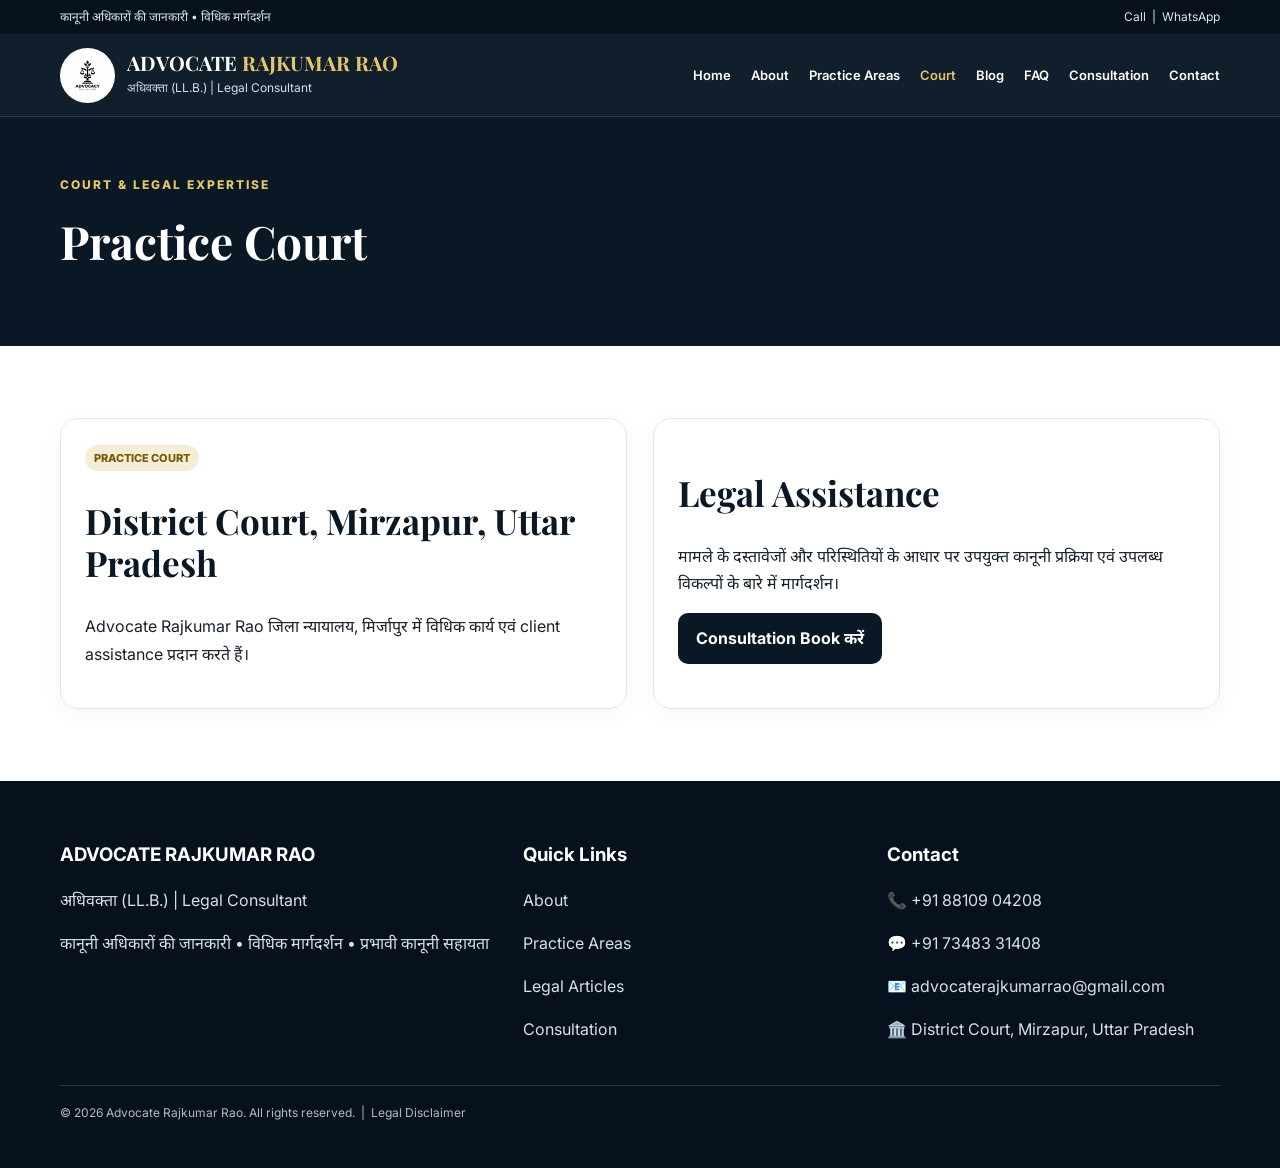
<file: court.html>
<!doctype html><html lang="hi"><head><meta charset="utf-8"><meta name="viewport" content="width=device-width,initial-scale=1"><meta name="description" content="Advocate Rajkumar Rao, LL.B., Legal Consultant, District Court Mirzapur"><title>Court | Advocate Rajkumar Rao</title><link rel="stylesheet" href="assets/style.css"></head><body><div class="topline"><div class="container"><span>कानूनी अधिकारों की जानकारी • विधिक मार्गदर्शन</span><span><a data-phone>Call</a> &nbsp;|&nbsp; <a data-whatsapp>WhatsApp</a></span></div></div>
<header class="header"><div class="container head-inner"><a class="brand" href="index.html"><img src="assets/logo.jpg" alt="Advocacy Logo"><div><div class="brand-title">ADVOCATE <span>RAJKUMAR RAO</span></div><div class="brand-sub">अधिवक्ता (LL.B.) | Legal Consultant</div></div></a><button class="menu">☰</button><nav class="nav"><a href="index.html">Home</a><a href="about.html">About</a><a href="practice-areas.html">Practice Areas</a><a href="court.html">Court</a><a href="blog.html">Blog</a><a href="faq.html">FAQ</a><a href="consultation.html">Consultation</a><a href="contact.html">Contact</a></nav></div></header><section class="pagehero"><div class="container"><div class="eyebrow">COURT & LEGAL EXPERTISE</div><h1>Practice Court</h1></div></section><section class="section"><div class="container grid2"><div class="card"><span class="tag">PRACTICE COURT</span><h2>District Court, Mirzapur, Uttar Pradesh</h2><p>Advocate Rajkumar Rao जिला न्यायालय, मिर्जापुर में विधिक कार्य एवं client assistance प्रदान करते हैं।</p></div><div class="card"><h2>Legal Assistance</h2><p>मामले के दस्तावेजों और परिस्थितियों के आधार पर उपयुक्त कानूनी प्रक्रिया एवं उपलब्ध विकल्पों के बारे में मार्गदर्शन।</p><a class="btn btn-dark" href="consultation.html">Consultation Book करें</a></div></div></section><footer class="footer"><div class="container footer-grid"><div><h3>ADVOCATE RAJKUMAR RAO</h3><p>अधिवक्ता (LL.B.) | Legal Consultant</p><p>कानूनी अधिकारों की जानकारी • विधिक मार्गदर्शन • प्रभावी कानूनी सहायता</p></div><div><h3>Quick Links</h3><p><a href="about.html">About</a></p><p><a href="practice-areas.html">Practice Areas</a></p><p><a href="blog.html">Legal Articles</a></p><p><a href="consultation.html">Consultation</a></p></div><div><h3>Contact</h3><p>📞 <a data-phone>+91 88109 04208</a></p><p>💬 <a data-whatsapp>+91 73483 31408</a></p><p>📧 <a data-email>advocaterajkumarrao@gmail.com</a></p><p>🏛️ District Court, Mirzapur, Uttar Pradesh</p></div></div><div class="container copy">© 2026 Advocate Rajkumar Rao. All rights reserved. &nbsp;|&nbsp; <a href="disclaimer.html">Legal Disclaimer</a></div></footer><script src="assets/config.js"></script><script src="assets/app.js"></script></body></html>
</file>
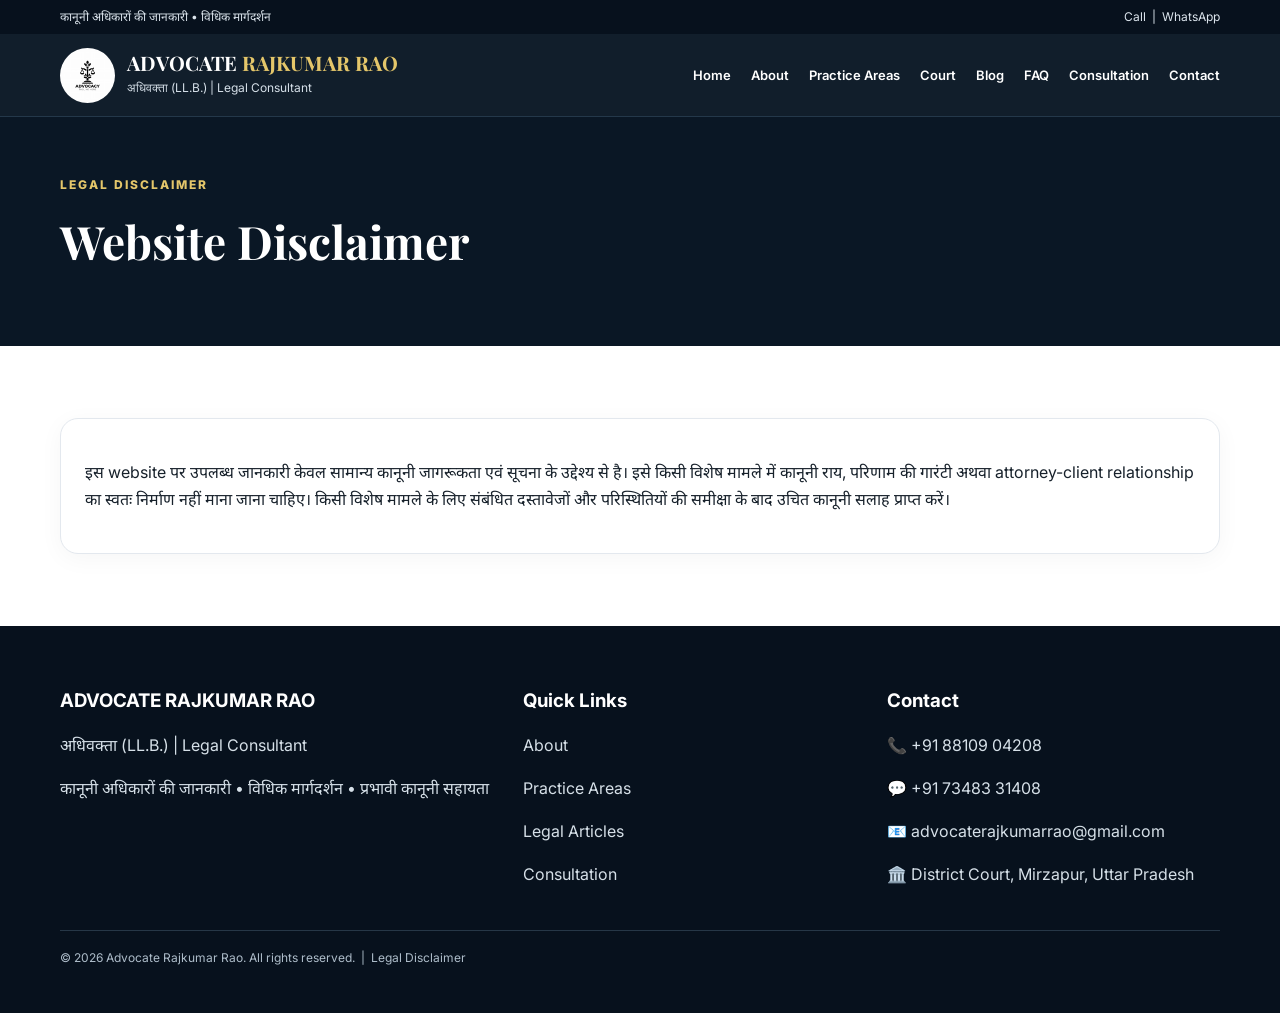
<file: disclaimer.html>
<!doctype html><html lang="hi"><head><meta charset="utf-8"><meta name="viewport" content="width=device-width,initial-scale=1"><meta name="description" content="Advocate Rajkumar Rao, LL.B., Legal Consultant, District Court Mirzapur"><title>Disclaimer | Advocate Rajkumar Rao</title><link rel="stylesheet" href="assets/style.css"></head><body><div class="topline"><div class="container"><span>कानूनी अधिकारों की जानकारी • विधिक मार्गदर्शन</span><span><a data-phone>Call</a> &nbsp;|&nbsp; <a data-whatsapp>WhatsApp</a></span></div></div>
<header class="header"><div class="container head-inner"><a class="brand" href="index.html"><img src="assets/logo.jpg" alt="Advocacy Logo"><div><div class="brand-title">ADVOCATE <span>RAJKUMAR RAO</span></div><div class="brand-sub">अधिवक्ता (LL.B.) | Legal Consultant</div></div></a><button class="menu">☰</button><nav class="nav"><a href="index.html">Home</a><a href="about.html">About</a><a href="practice-areas.html">Practice Areas</a><a href="court.html">Court</a><a href="blog.html">Blog</a><a href="faq.html">FAQ</a><a href="consultation.html">Consultation</a><a href="contact.html">Contact</a></nav></div></header><section class="pagehero"><div class="container"><div class="eyebrow">LEGAL DISCLAIMER</div><h1>Website Disclaimer</h1></div></section><section class="section"><div class="container"><div class="card"><p>इस website पर उपलब्ध जानकारी केवल सामान्य कानूनी जागरूकता एवं सूचना के उद्देश्य से है। इसे किसी विशेष मामले में कानूनी राय, परिणाम की गारंटी अथवा attorney-client relationship का स्वतः निर्माण नहीं माना जाना चाहिए। किसी विशेष मामले के लिए संबंधित दस्तावेजों और परिस्थितियों की समीक्षा के बाद उचित कानूनी सलाह प्राप्त करें।</p></div></div></section><footer class="footer"><div class="container footer-grid"><div><h3>ADVOCATE RAJKUMAR RAO</h3><p>अधिवक्ता (LL.B.) | Legal Consultant</p><p>कानूनी अधिकारों की जानकारी • विधिक मार्गदर्शन • प्रभावी कानूनी सहायता</p></div><div><h3>Quick Links</h3><p><a href="about.html">About</a></p><p><a href="practice-areas.html">Practice Areas</a></p><p><a href="blog.html">Legal Articles</a></p><p><a href="consultation.html">Consultation</a></p></div><div><h3>Contact</h3><p>📞 <a data-phone>+91 88109 04208</a></p><p>💬 <a data-whatsapp>+91 73483 31408</a></p><p>📧 <a data-email>advocaterajkumarrao@gmail.com</a></p><p>🏛️ District Court, Mirzapur, Uttar Pradesh</p></div></div><div class="container copy">© 2026 Advocate Rajkumar Rao. All rights reserved. &nbsp;|&nbsp; <a href="disclaimer.html">Legal Disclaimer</a></div></footer><script src="assets/config.js"></script><script src="assets/app.js"></script></body></html>
</file>
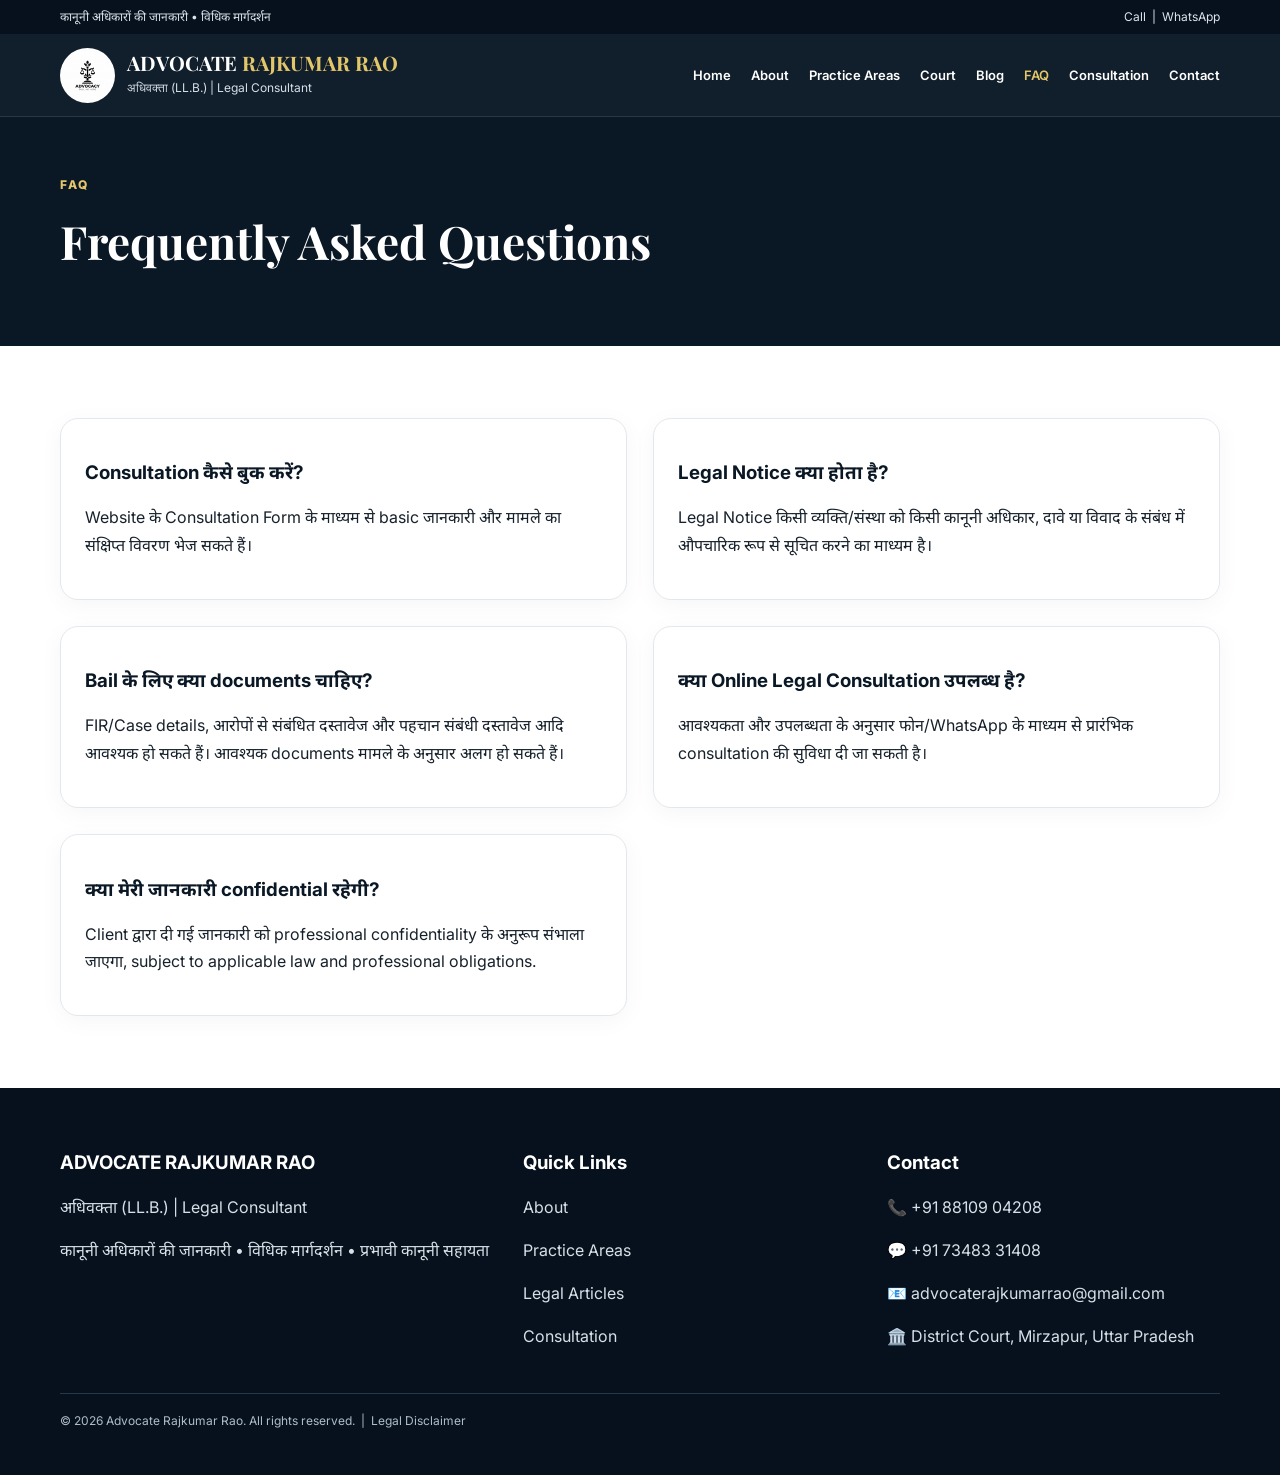
<file: faq.html>
<!doctype html><html lang="hi"><head><meta charset="utf-8"><meta name="viewport" content="width=device-width,initial-scale=1"><meta name="description" content="Advocate Rajkumar Rao, LL.B., Legal Consultant, District Court Mirzapur"><title>Faq | Advocate Rajkumar Rao</title><link rel="stylesheet" href="assets/style.css"></head><body><div class="topline"><div class="container"><span>कानूनी अधिकारों की जानकारी • विधिक मार्गदर्शन</span><span><a data-phone>Call</a> &nbsp;|&nbsp; <a data-whatsapp>WhatsApp</a></span></div></div>
<header class="header"><div class="container head-inner"><a class="brand" href="index.html"><img src="assets/logo.jpg" alt="Advocacy Logo"><div><div class="brand-title">ADVOCATE <span>RAJKUMAR RAO</span></div><div class="brand-sub">अधिवक्ता (LL.B.) | Legal Consultant</div></div></a><button class="menu">☰</button><nav class="nav"><a href="index.html">Home</a><a href="about.html">About</a><a href="practice-areas.html">Practice Areas</a><a href="court.html">Court</a><a href="blog.html">Blog</a><a href="faq.html">FAQ</a><a href="consultation.html">Consultation</a><a href="contact.html">Contact</a></nav></div></header><section class="pagehero"><div class="container"><div class="eyebrow">FAQ</div><h1>Frequently Asked Questions</h1></div></section><section class="section"><div class="container grid2">
<div class="card"><h3>Consultation कैसे बुक करें?</h3><p>Website के Consultation Form के माध्यम से basic जानकारी और मामले का संक्षिप्त विवरण भेज सकते हैं।</p></div><div class="card"><h3>Legal Notice क्या होता है?</h3><p>Legal Notice किसी व्यक्ति/संस्था को किसी कानूनी अधिकार, दावे या विवाद के संबंध में औपचारिक रूप से सूचित करने का माध्यम है।</p></div><div class="card"><h3>Bail के लिए क्या documents चाहिए?</h3><p>FIR/Case details, आरोपों से संबंधित दस्तावेज और पहचान संबंधी दस्तावेज आदि आवश्यक हो सकते हैं। आवश्यक documents मामले के अनुसार अलग हो सकते हैं।</p></div><div class="card"><h3>क्या Online Legal Consultation उपलब्ध है?</h3><p>आवश्यकता और उपलब्धता के अनुसार फोन/WhatsApp के माध्यम से प्रारंभिक consultation की सुविधा दी जा सकती है।</p></div><div class="card"><h3>क्या मेरी जानकारी confidential रहेगी?</h3><p>Client द्वारा दी गई जानकारी को professional confidentiality के अनुरूप संभाला जाएगा, subject to applicable law and professional obligations.</p></div></div></section><footer class="footer"><div class="container footer-grid"><div><h3>ADVOCATE RAJKUMAR RAO</h3><p>अधिवक्ता (LL.B.) | Legal Consultant</p><p>कानूनी अधिकारों की जानकारी • विधिक मार्गदर्शन • प्रभावी कानूनी सहायता</p></div><div><h3>Quick Links</h3><p><a href="about.html">About</a></p><p><a href="practice-areas.html">Practice Areas</a></p><p><a href="blog.html">Legal Articles</a></p><p><a href="consultation.html">Consultation</a></p></div><div><h3>Contact</h3><p>📞 <a data-phone>+91 88109 04208</a></p><p>💬 <a data-whatsapp>+91 73483 31408</a></p><p>📧 <a data-email>advocaterajkumarrao@gmail.com</a></p><p>🏛️ District Court, Mirzapur, Uttar Pradesh</p></div></div><div class="container copy">© 2026 Advocate Rajkumar Rao. All rights reserved. &nbsp;|&nbsp; <a href="disclaimer.html">Legal Disclaimer</a></div></footer><script src="assets/config.js"></script><script src="assets/app.js"></script></body></html>
</file>
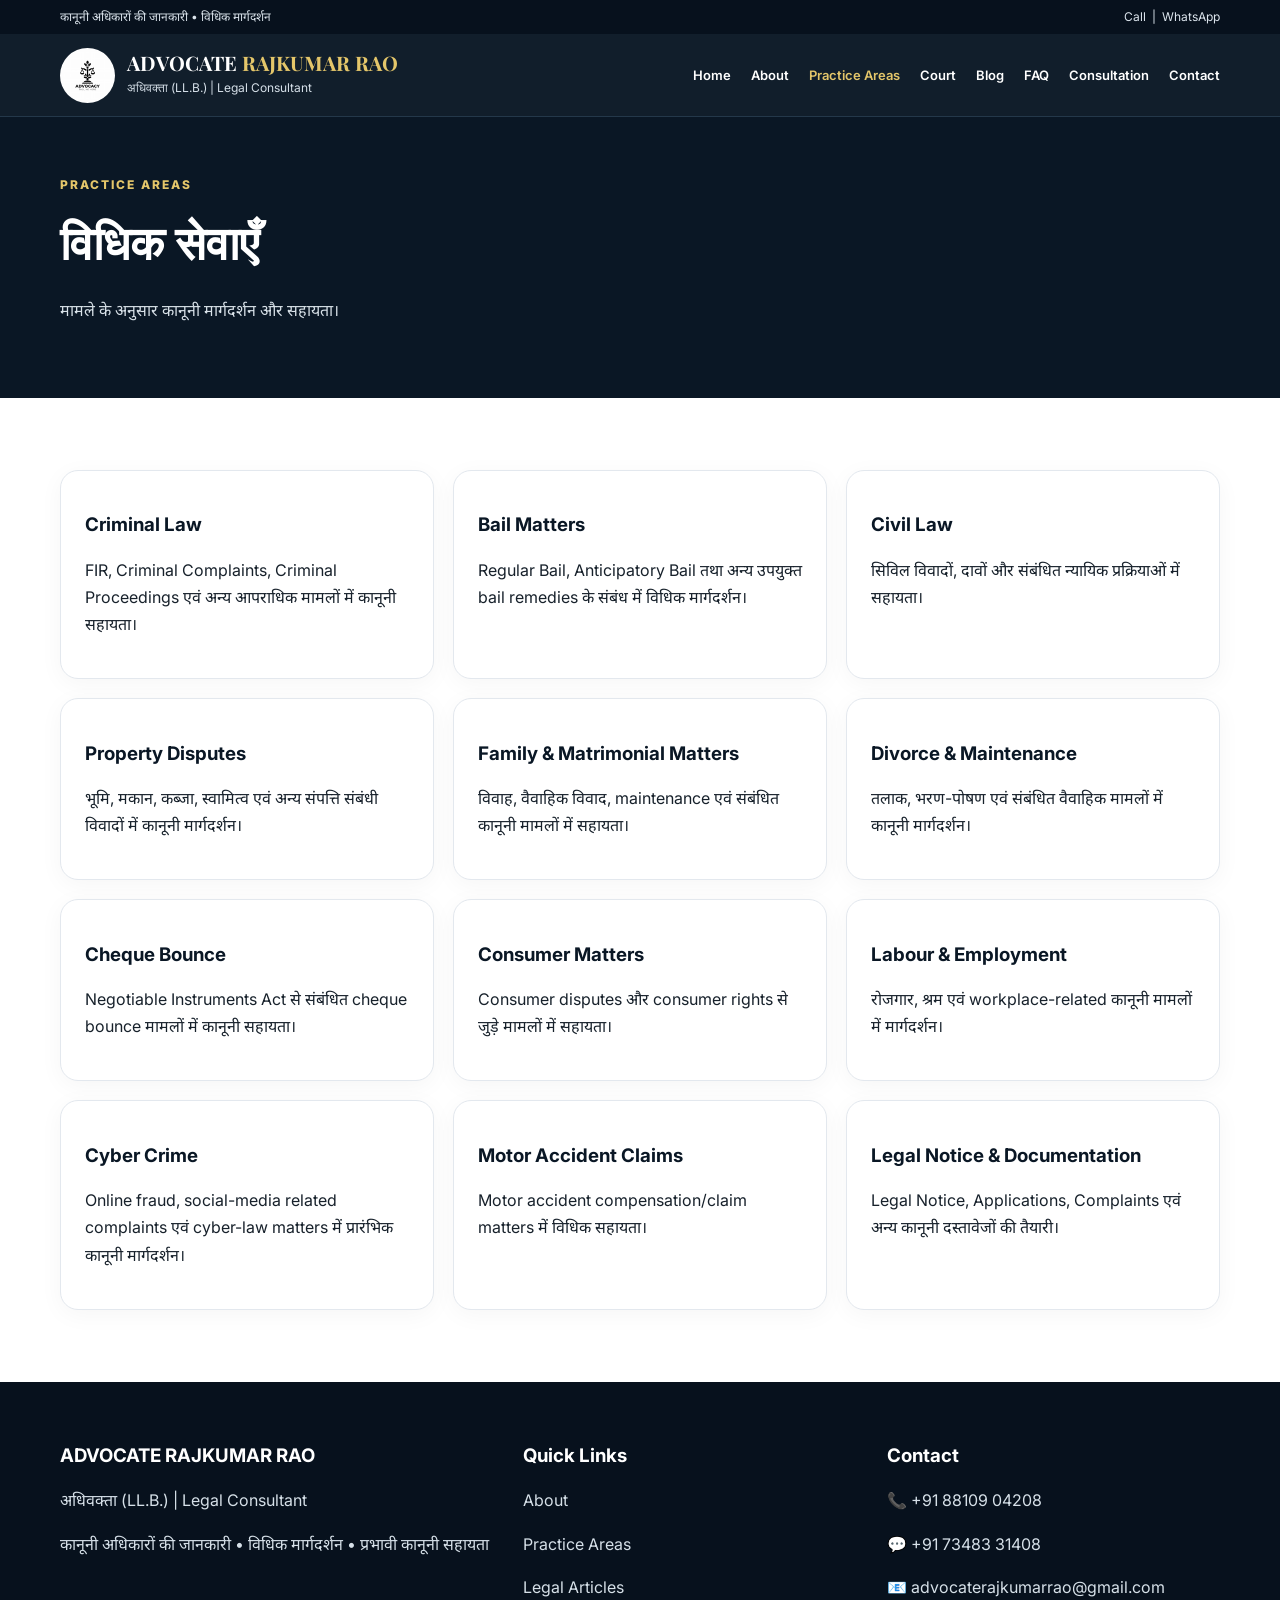
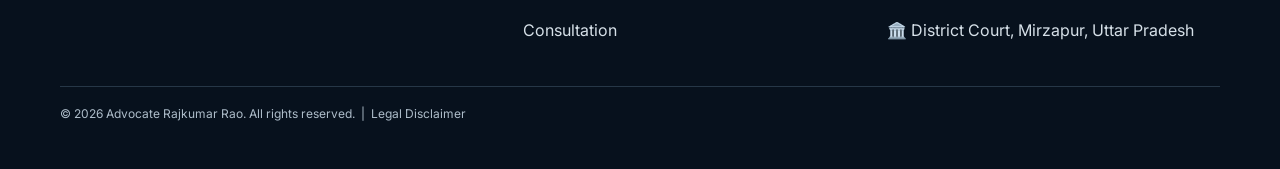
<file: practice-areas.html>
<!doctype html><html lang="hi"><head><meta charset="utf-8"><meta name="viewport" content="width=device-width,initial-scale=1"><meta name="description" content="Advocate Rajkumar Rao, LL.B., Legal Consultant, District Court Mirzapur"><title>Practice Areas | Advocate Rajkumar Rao</title><link rel="stylesheet" href="assets/style.css"></head><body><div class="topline"><div class="container"><span>कानूनी अधिकारों की जानकारी • विधिक मार्गदर्शन</span><span><a data-phone>Call</a> &nbsp;|&nbsp; <a data-whatsapp>WhatsApp</a></span></div></div>
<header class="header"><div class="container head-inner"><a class="brand" href="index.html"><img src="assets/logo.jpg" alt="Advocacy Logo"><div><div class="brand-title">ADVOCATE <span>RAJKUMAR RAO</span></div><div class="brand-sub">अधिवक्ता (LL.B.) | Legal Consultant</div></div></a><button class="menu">☰</button><nav class="nav"><a href="index.html">Home</a><a href="about.html">About</a><a href="practice-areas.html">Practice Areas</a><a href="court.html">Court</a><a href="blog.html">Blog</a><a href="faq.html">FAQ</a><a href="consultation.html">Consultation</a><a href="contact.html">Contact</a></nav></div></header><section class="pagehero"><div class="container"><div class="eyebrow">PRACTICE AREAS</div><h1>विधिक सेवाएँ</h1><p>मामले के अनुसार कानूनी मार्गदर्शन और सहायता।</p></div></section><section class="section"><div class="container grid3">
<div class="card"><h3>Criminal Law</h3><p>FIR, Criminal Complaints, Criminal Proceedings एवं अन्य आपराधिक मामलों में कानूनी सहायता।</p></div><div class="card"><h3>Bail Matters</h3><p>Regular Bail, Anticipatory Bail तथा अन्य उपयुक्त bail remedies के संबंध में विधिक मार्गदर्शन।</p></div><div class="card"><h3>Civil Law</h3><p>सिविल विवादों, दावों और संबंधित न्यायिक प्रक्रियाओं में सहायता।</p></div><div class="card"><h3>Property Disputes</h3><p>भूमि, मकान, कब्जा, स्वामित्व एवं अन्य संपत्ति संबंधी विवादों में कानूनी मार्गदर्शन।</p></div><div class="card"><h3>Family & Matrimonial Matters</h3><p>विवाह, वैवाहिक विवाद, maintenance एवं संबंधित कानूनी मामलों में सहायता।</p></div><div class="card"><h3>Divorce & Maintenance</h3><p>तलाक, भरण-पोषण एवं संबंधित वैवाहिक मामलों में कानूनी मार्गदर्शन।</p></div><div class="card"><h3>Cheque Bounce</h3><p>Negotiable Instruments Act से संबंधित cheque bounce मामलों में कानूनी सहायता।</p></div><div class="card"><h3>Consumer Matters</h3><p>Consumer disputes और consumer rights से जुड़े मामलों में सहायता।</p></div><div class="card"><h3>Labour & Employment</h3><p>रोजगार, श्रम एवं workplace-related कानूनी मामलों में मार्गदर्शन।</p></div><div class="card"><h3>Cyber Crime</h3><p>Online fraud, social-media related complaints एवं cyber-law matters में प्रारंभिक कानूनी मार्गदर्शन।</p></div><div class="card"><h3>Motor Accident Claims</h3><p>Motor accident compensation/claim matters में विधिक सहायता।</p></div><div class="card"><h3>Legal Notice & Documentation</h3><p>Legal Notice, Applications, Complaints एवं अन्य कानूनी दस्तावेजों की तैयारी।</p></div></div></section><footer class="footer"><div class="container footer-grid"><div><h3>ADVOCATE RAJKUMAR RAO</h3><p>अधिवक्ता (LL.B.) | Legal Consultant</p><p>कानूनी अधिकारों की जानकारी • विधिक मार्गदर्शन • प्रभावी कानूनी सहायता</p></div><div><h3>Quick Links</h3><p><a href="about.html">About</a></p><p><a href="practice-areas.html">Practice Areas</a></p><p><a href="blog.html">Legal Articles</a></p><p><a href="consultation.html">Consultation</a></p></div><div><h3>Contact</h3><p>📞 <a data-phone>+91 88109 04208</a></p><p>💬 <a data-whatsapp>+91 73483 31408</a></p><p>📧 <a data-email>advocaterajkumarrao@gmail.com</a></p><p>🏛️ District Court, Mirzapur, Uttar Pradesh</p></div></div><div class="container copy">© 2026 Advocate Rajkumar Rao. All rights reserved. &nbsp;|&nbsp; <a href="disclaimer.html">Legal Disclaimer</a></div></footer><script src="assets/config.js"></script><script src="assets/app.js"></script></body></html>
</file>
<file: assets/style.css>
@import url('https://fonts.googleapis.com/css2?family=Inter:wght@400;500;600;700;800&family=Playfair+Display:wght@600;700&family=Noto+Sans+Devanagari:wght@400;500;600;700&display=swap');
:root{--navy:#0a1725;--navy2:#10283d;--gold:#c8a23a;--gold2:#e4c66a;--ink:#17212b;--muted:#657487;--paper:#fff;--soft:#f5f7fa;--line:#e3e8ee;--ok:#16804b;--danger:#b42318;--radius:18px;--shadow:0 14px 45px rgba(10,23,37,.08)}
*{box-sizing:border-box}html{scroll-behavior:smooth}body{margin:0;color:var(--ink);background:#fff;font-family:Inter,"Noto Sans Devanagari",sans-serif;line-height:1.7}a{color:inherit;text-decoration:none}
.container{width:min(1160px,92%);margin:auto}.topline{background:#07111d;color:#dce5ed;font-size:12px}.topline .container{min-height:34px;display:flex;justify-content:space-between;align-items:center}
.header{position:sticky;top:0;z-index:50;background:rgba(10,23,37,.97);color:#fff;border-bottom:1px solid #24384a;backdrop-filter:blur(10px)}.head-inner{min-height:82px;display:flex;align-items:center;justify-content:space-between;gap:25px}.brand{display:flex;align-items:center;gap:12px}.brand img{width:55px;height:55px;object-fit:cover;border-radius:50%;background:#fff}.brand-title{font-family:"Playfair Display",Georgia,serif;font-size:20px;font-weight:700;line-height:1.1}.brand-title span{color:var(--gold2)}.brand-sub{font-family:Inter,sans-serif;font-size:12px;color:#d6e0e9;margin-top:4px}
.nav{display:flex;gap:20px;align-items:center;font-size:13px;font-weight:600}.nav a{padding:8px 0}.nav a:hover,.nav a.active{color:var(--gold2)}.menu{display:none;border:0;background:none;color:#fff;font-size:26px}
.btn{display:inline-flex;align-items:center;justify-content:center;gap:8px;border:0;border-radius:10px;padding:12px 18px;font-weight:700;cursor:pointer;transition:.2s}.btn:hover{transform:translateY(-1px)}.btn-gold{background:var(--gold);color:#111}.btn-dark{background:var(--navy);color:#fff}.btn-light{background:#fff;color:var(--navy)}.btn-outline{background:transparent;color:#fff;border:1px solid rgba(255,255,255,.65)}
.hero{background:radial-gradient(circle at 80% 20%,#1d405d 0,#10283d 34%,#091622 75%);color:#fff;padding:85px 0}.hero-grid{display:grid;grid-template-columns:1.15fr .85fr;gap:55px;align-items:center}.eyebrow{font-size:12px;letter-spacing:2px;color:var(--gold2);font-weight:800}.hero h1{font-family:"Playfair Display",Georgia,serif;font-size:clamp(43px,6vw,70px);line-height:1.04;margin:12px 0}.hero h1 small{display:block;font-family:Inter,sans-serif;font-size:20px;line-height:1.4;margin-top:14px;color:#e7edf2;font-weight:500}.hero p{font-size:17px;color:#d7e1e9;max-width:720px}.actions{display:flex;flex-wrap:wrap;gap:11px;margin-top:26px}.hero-panel{background:#fff;color:var(--ink);padding:30px;border-radius:24px;box-shadow:0 25px 70px rgba(0,0,0,.24)}.hero-panel .seal{width:105px;height:105px;border-radius:50%;object-fit:cover;display:block;margin:0 auto 18px}.hero-panel h3{font-family:"Playfair Display",Georgia,serif;color:var(--navy);text-align:center;font-size:25px;margin:0}.hero-panel p{text-align:center;color:var(--muted);font-size:14px}
.section{padding:72px 0}.section.soft{background:var(--soft)}.section-head{max-width:760px;margin:0 auto 34px;text-align:center}.section-head h2{margin-bottom:10px}.section-head p{color:var(--muted)}h2,h3{color:var(--navy)}h2{font-family:"Playfair Display",Georgia,serif;font-size:35px;line-height:1.2}h3{line-height:1.3}.grid2{display:grid;grid-template-columns:1fr 1fr;gap:26px}.grid3{display:grid;grid-template-columns:repeat(3,1fr);gap:19px}.grid4{display:grid;grid-template-columns:repeat(4,1fr);gap:17px}.card{background:#fff;border:1px solid var(--line);border-radius:var(--radius);padding:24px;box-shadow:0 5px 25px rgba(10,23,37,.04)}.card:hover{box-shadow:var(--shadow)}.service{text-align:center;min-height:150px}.service .ico{font-size:31px}.muted{color:var(--muted)}.goldline{width:55px;height:3px;background:var(--gold);margin:14px 0 22px}.centerline{margin:14px auto 22px}.tag{display:inline-block;background:#f5edd6;color:#765b08;border-radius:999px;padding:4px 9px;font-size:11px;font-weight:800}
.pagehero{background:var(--navy);color:#fff;padding:58px 0}.pagehero h1{font-family:"Playfair Display",Georgia,serif;font-size:46px;margin:7px 0}.pagehero p{color:#d9e2e9}
.info-list{display:grid;gap:11px}.info-list div{padding:12px 0;border-bottom:1px solid var(--line)}.info-list strong{display:block;color:var(--navy)}
.form-grid{display:grid;grid-template-columns:1fr 1fr;gap:15px}form{display:grid;gap:15px}label{font-size:13px;font-weight:700}input,select,textarea{width:100%;padding:12px 13px;border:1px solid #d3dae2;border-radius:10px;font:inherit;color:var(--ink);background:#fff}textarea{min-height:145px;resize:vertical}.notice{padding:12px 14px;border-radius:10px;background:#fff7dc;border:1px solid #ead18a}.notice.success{background:#eaf8f0;border-color:#a9d7bc;color:#12643d}.notice.error{background:#fff0ef;border-color:#efb2ad;color:#8a1c14}.hidden{display:none!important}
.blog-card h3{margin-bottom:8px}.blog-card p{color:var(--muted);font-size:14px}.footer{background:#07111d;color:#d6e0e8;padding:44px 0}.footer-grid{display:grid;grid-template-columns:1.3fr 1fr 1fr;gap:30px}.footer h3{color:#fff}.footer a:hover{color:var(--gold2)}.copy{border-top:1px solid #263747;margin-top:26px;padding-top:17px;font-size:12px;color:#aebdca}
.admin{background:#f3f5f7;min-height:100vh}.adminbar{background:var(--navy);color:#fff;padding:18px}.admin-layout{display:grid;grid-template-columns:220px 1fr;min-height:calc(100vh - 58px)}.sidebar{background:#fff;border-right:1px solid var(--line);padding:18px}.side{width:100%;text-align:left;border:0;background:none;padding:11px 12px;border-radius:9px;font-weight:700;cursor:pointer}.side:hover,.side.active{background:#f3ecd5;color:#5d4700}.admin-main{padding:28px}.stats{display:grid;grid-template-columns:repeat(4,1fr);gap:15px}.stat{background:#fff;border:1px solid var(--line);border-radius:14px;padding:18px}.stat span{font-size:13px;color:var(--muted)}.stat b{display:block;font-size:30px;color:var(--navy)}.table-wrap{overflow:auto}.table{width:100%;border-collapse:collapse}.table th,.table td{padding:11px;border-bottom:1px solid var(--line);text-align:left;vertical-align:top;font-size:13px}.table th{background:#f7f8fa}.smallbtn{border:1px solid #ccd3db;background:#fff;padding:6px 9px;border-radius:7px;cursor:pointer}.smallbtn.danger{color:var(--danger)}
@media(max-width:920px){.nav{display:none}.nav.open{display:flex;position:absolute;top:82px;left:0;right:0;background:var(--navy);padding:18px 4%;flex-direction:column;align-items:flex-start;border-top:1px solid #24384a}.menu{display:block}.hero-grid,.grid2,.grid3,.grid4,.footer-grid,.admin-layout{grid-template-columns:1fr}.form-grid{grid-template-columns:1fr}.stats{grid-template-columns:1fr 1fr}.sidebar{min-height:auto;border-right:0;border-bottom:1px solid var(--line)}.hero{padding:65px 0}.pagehero h1{font-size:38px}}
</file>
